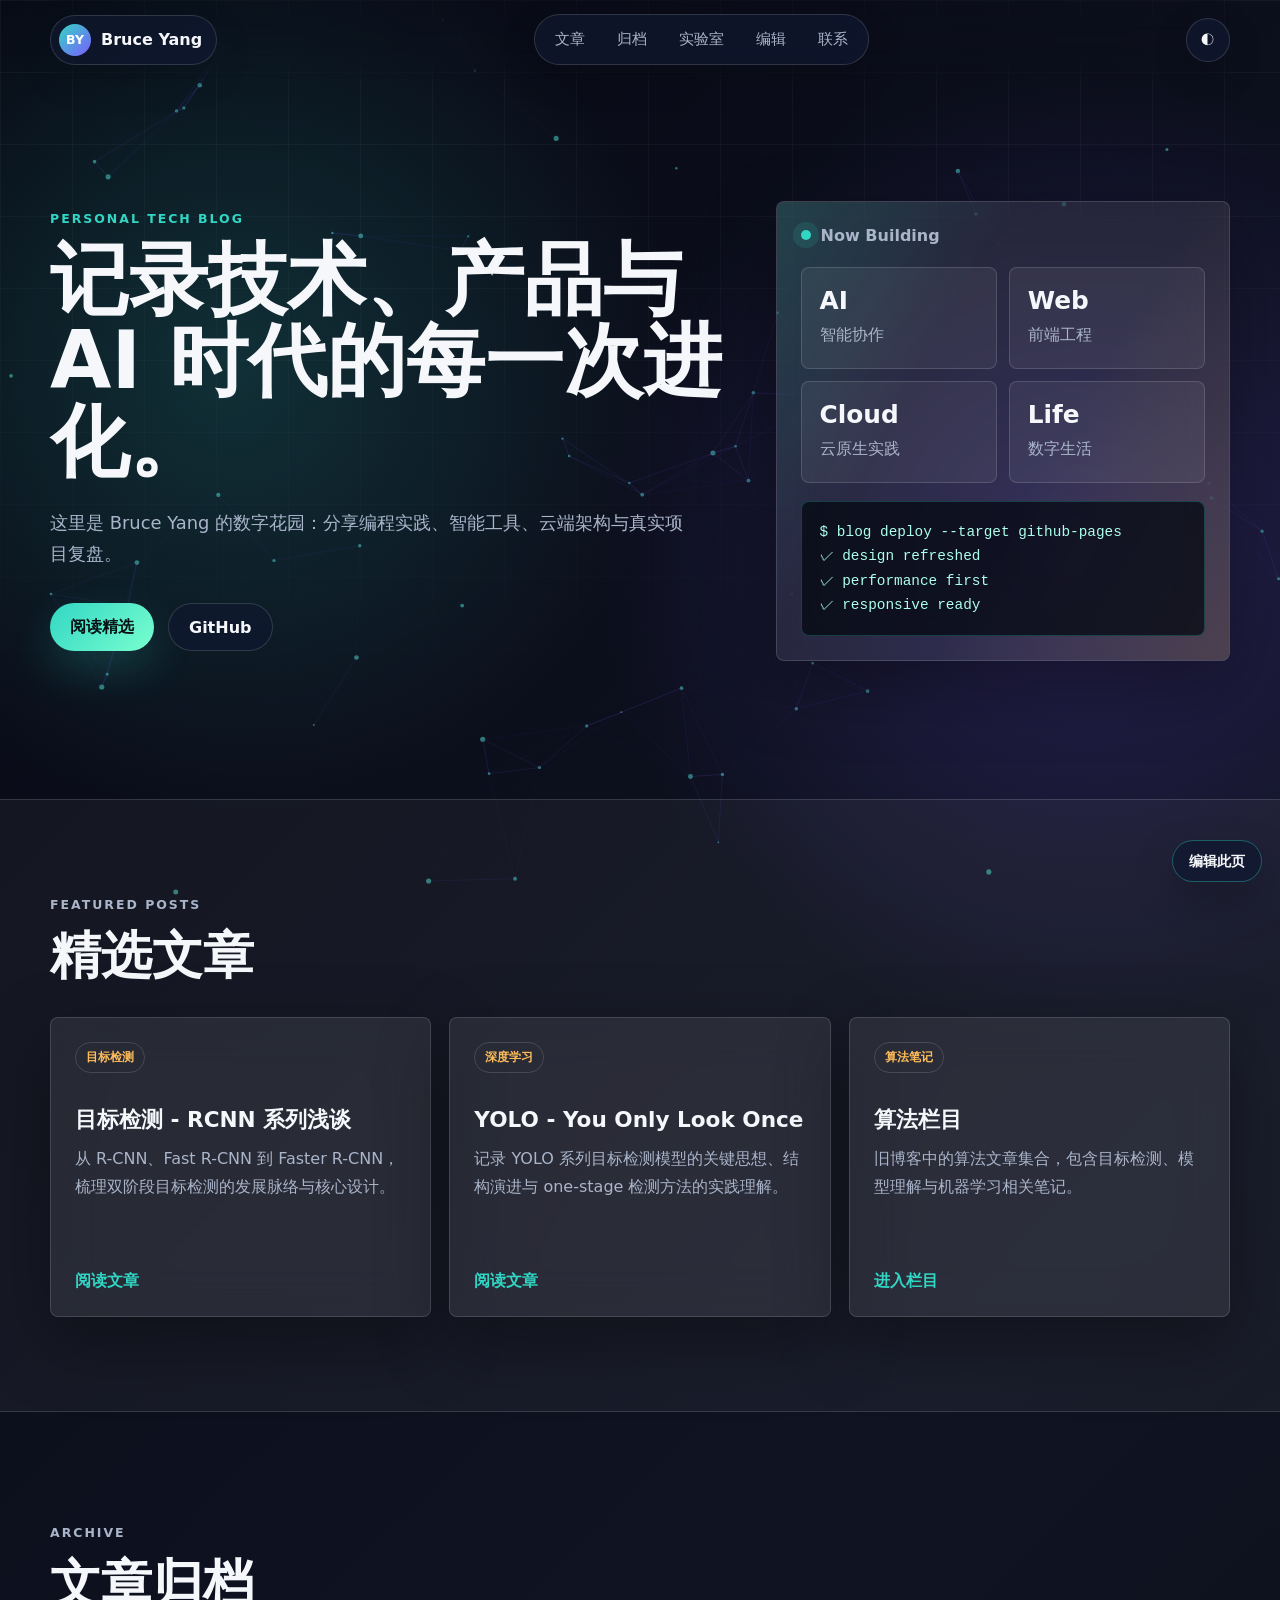
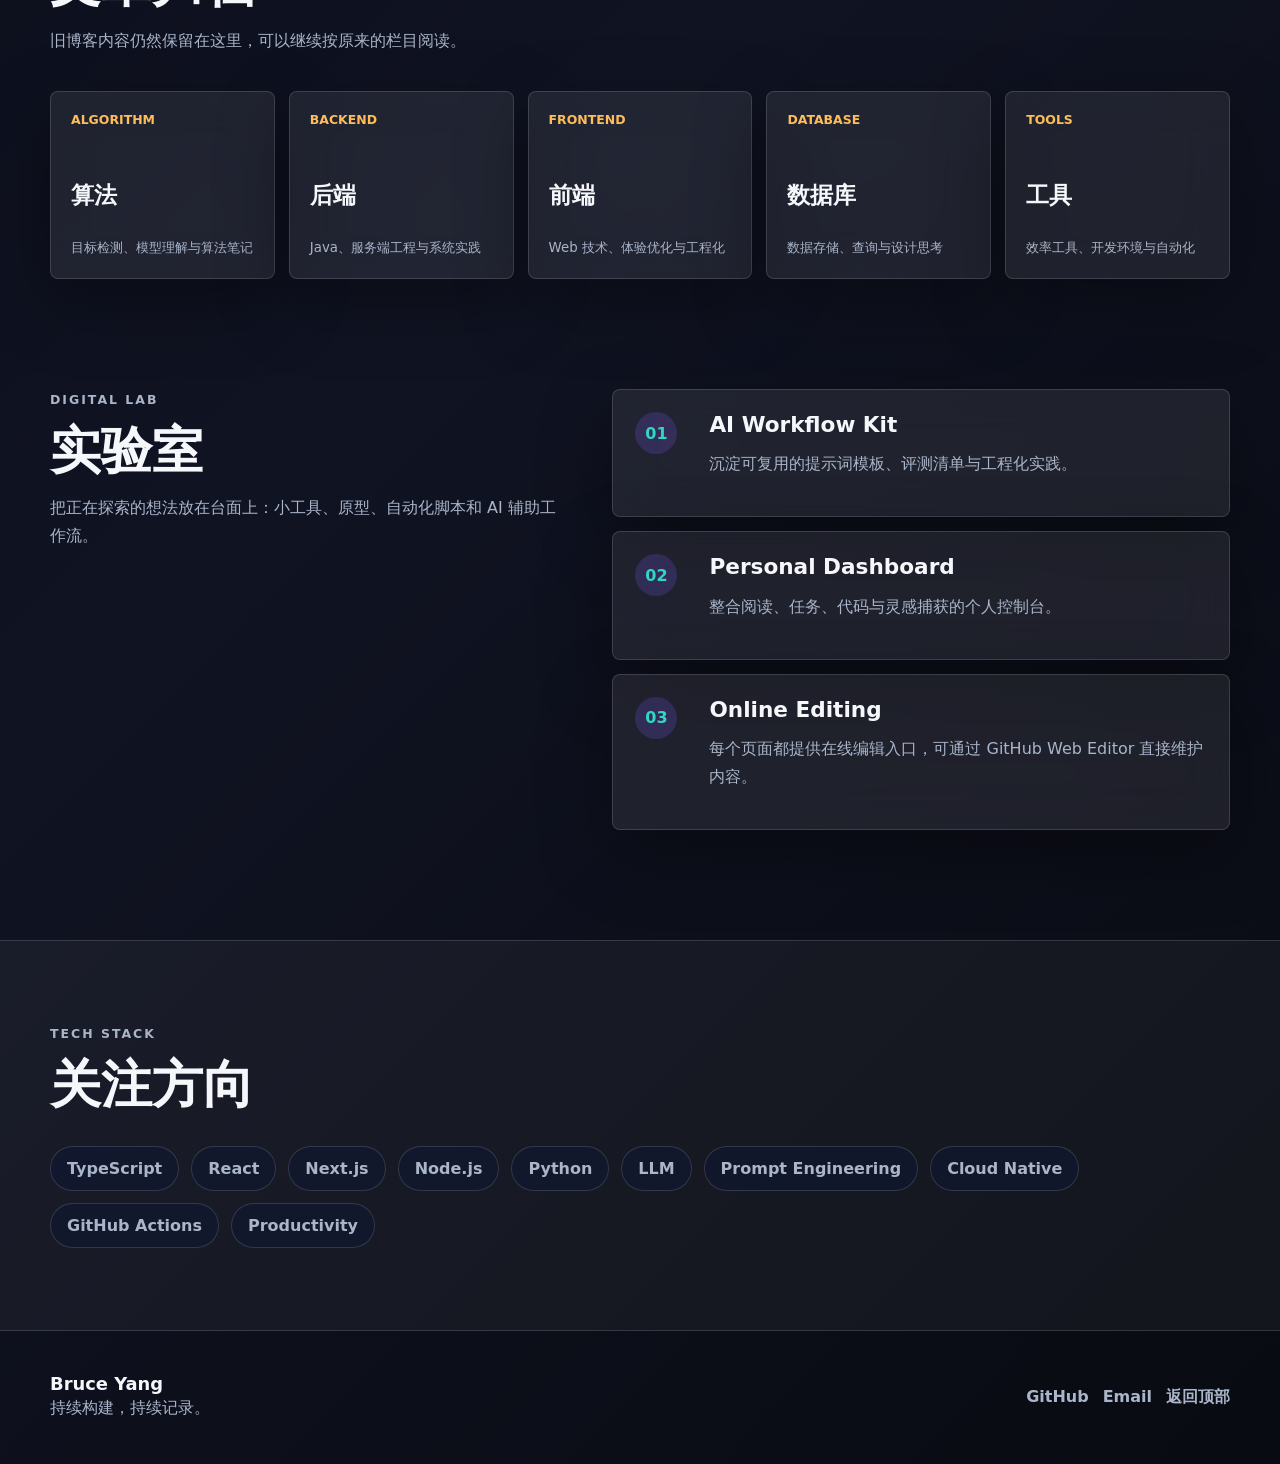
<file: index.html>
<!doctype html>
<html lang="zh-CN">
  <head>
    <meta charset="utf-8" />
    <meta name="viewport" content="width=device-width, initial-scale=1" />
    <meta
      name="description"
      content="Bruce Yang 的个人博客，记录 AI、编程、云原生与数字生活。"
    />
    <meta name="theme-color" content="#0b1020" />
    <title>Bruce Yang | Tech Blog</title>
    <link rel="stylesheet" href="styles.css" />
  </head>
  <body>
    <canvas id="neural-canvas" aria-hidden="true"></canvas>

    <header class="site-header">
      <a class="brand" href="#top" aria-label="Bruce Yang 首页">
        <span class="brand-mark">BY</span>
        <span>Bruce Yang</span>
      </a>
      <nav class="nav-links" aria-label="主导航">
        <a href="#posts">文章</a>
        <a href="#archive">归档</a>
        <a href="#lab">实验室</a>
        <a href="https://github.com/bruceyang2012/bruceyang2012.github.io/edit/master/index.html" target="_blank" rel="noreferrer">编辑</a>
        <a href="#contact">联系</a>
      </nav>
      <button class="theme-toggle" type="button" aria-label="切换主题">
        <span class="theme-icon" aria-hidden="true">◐</span>
      </button>
    </header>

    <main id="top">
      <section class="hero section-shell">
        <div class="hero-copy reveal">
          <p class="eyebrow">Personal Tech Blog</p>
          <h1>记录技术、产品与 AI 时代的每一次进化。</h1>
          <p class="hero-subtitle">
            这里是 Bruce Yang 的数字花园：分享编程实践、智能工具、云端架构与真实项目复盘。
          </p>
          <div class="hero-actions" aria-label="主要操作">
            <a class="primary-action" href="#posts">阅读精选</a>
            <a class="secondary-action" href="https://github.com/bruceyang2012" target="_blank" rel="noreferrer">
              GitHub
            </a>
          </div>
        </div>

        <aside class="signal-panel reveal" aria-label="博客概览">
          <div class="signal-header">
            <span class="live-dot"></span>
            <span>Now Building</span>
          </div>
          <div class="metric-grid">
            <div>
              <strong>AI</strong>
              <span>智能协作</span>
            </div>
            <div>
              <strong>Web</strong>
              <span>前端工程</span>
            </div>
            <div>
              <strong>Cloud</strong>
              <span>云原生实践</span>
            </div>
            <div>
              <strong>Life</strong>
              <span>数字生活</span>
            </div>
          </div>
          <pre class="terminal-card" aria-label="终端风格展示"><code>$ blog deploy --target github-pages
✓ design refreshed
✓ performance first
✓ responsive ready</code></pre>
        </aside>
      </section>

      <section id="posts" class="content-band">
        <div class="section-shell">
          <div class="section-heading reveal">
            <p class="eyebrow">Featured Posts</p>
            <h2>精选文章</h2>
          </div>
          <div class="post-grid">
            <article class="post-card reveal">
              <span class="post-tag">目标检测</span>
              <h3>目标检测 - RCNN 系列浅谈</h3>
              <p>从 R-CNN、Fast R-CNN 到 Faster R-CNN，梳理双阶段目标检测的发展脉络与核心设计。</p>
              <a href="/Algorithm/chapter01-two-stage-detection.html" aria-label="阅读文章：目标检测 - RCNN 系列浅谈">阅读文章</a>
            </article>
            <article class="post-card reveal">
              <span class="post-tag">深度学习</span>
              <h3>YOLO - You Only Look Once</h3>
              <p>记录 YOLO 系列目标检测模型的关键思想、结构演进与 one-stage 检测方法的实践理解。</p>
              <a href="/Algorithm/chapter02-yolov1-v5.html" aria-label="阅读文章：YOLO - You Only Look Once">阅读文章</a>
            </article>
            <article class="post-card reveal">
              <span class="post-tag">算法笔记</span>
              <h3>算法栏目</h3>
              <p>旧博客中的算法文章集合，包含目标检测、模型理解与机器学习相关笔记。</p>
              <a href="/Algorithm/" aria-label="进入算法栏目">进入栏目</a>
            </article>
          </div>
        </div>
      </section>

      <section id="archive" class="section-shell archive-section">
        <div class="section-heading reveal">
          <p class="eyebrow">Archive</p>
          <h2>文章归档</h2>
          <p>旧博客内容仍然保留在这里，可以继续按原来的栏目阅读。</p>
        </div>
        <div class="archive-grid">
          <a class="archive-card reveal" href="/Algorithm/">
            <span>Algorithm</span>
            <strong>算法</strong>
            <small>目标检测、模型理解与算法笔记</small>
          </a>
          <a class="archive-card reveal" href="/Java/">
            <span>Backend</span>
            <strong>后端</strong>
            <small>Java、服务端工程与系统实践</small>
          </a>
          <a class="archive-card reveal" href="/Frontend/">
            <span>Frontend</span>
            <strong>前端</strong>
            <small>Web 技术、体验优化与工程化</small>
          </a>
          <a class="archive-card reveal" href="/Database/">
            <span>Database</span>
            <strong>数据库</strong>
            <small>数据存储、查询与设计思考</small>
          </a>
          <a class="archive-card reveal" href="/Tools/">
            <span>Tools</span>
            <strong>工具</strong>
            <small>效率工具、开发环境与自动化</small>
          </a>
        </div>
      </section>

      <section id="lab" class="section-shell split-section">
        <div class="section-heading reveal">
          <p class="eyebrow">Digital Lab</p>
          <h2>实验室</h2>
          <p>
            把正在探索的想法放在台面上：小工具、原型、自动化脚本和 AI 辅助工作流。
          </p>
        </div>
        <div class="lab-list">
          <article class="lab-item reveal">
            <span>01</span>
            <div>
              <h3>AI Workflow Kit</h3>
              <p>沉淀可复用的提示词模板、评测清单与工程化实践。</p>
            </div>
          </article>
          <article class="lab-item reveal">
            <span>02</span>
            <div>
              <h3>Personal Dashboard</h3>
              <p>整合阅读、任务、代码与灵感捕获的个人控制台。</p>
            </div>
          </article>
          <article class="lab-item reveal">
            <span>03</span>
            <div>
              <h3>Online Editing</h3>
              <p>每个页面都提供在线编辑入口，可通过 GitHub Web Editor 直接维护内容。</p>
            </div>
          </article>
        </div>
      </section>

      <section id="stack" class="content-band compact-band">
        <div class="section-shell">
          <div class="section-heading reveal">
            <p class="eyebrow">Tech Stack</p>
            <h2>关注方向</h2>
          </div>
          <div class="stack-cloud reveal" aria-label="技术关键词">
            <span>TypeScript</span>
            <span>React</span>
            <span>Next.js</span>
            <span>Node.js</span>
            <span>Python</span>
            <span>LLM</span>
            <span>Prompt Engineering</span>
            <span>Cloud Native</span>
            <span>GitHub Actions</span>
            <span>Productivity</span>
          </div>
        </div>
      </section>
    </main>

    <footer id="contact" class="site-footer">
      <div>
        <strong>Bruce Yang</strong>
        <p>持续构建，持续记录。</p>
      </div>
      <div class="footer-links">
        <a href="https://github.com/bruceyang2012" target="_blank" rel="noreferrer">GitHub</a>
        <a href="mailto:bruceyang2012@github.io">Email</a>
        <a href="#top">返回顶部</a>
      </div>
    </footer>

    <script src="script.js"></script>
    <script src="edit.js"></script>
  </body>
</html>
</file>
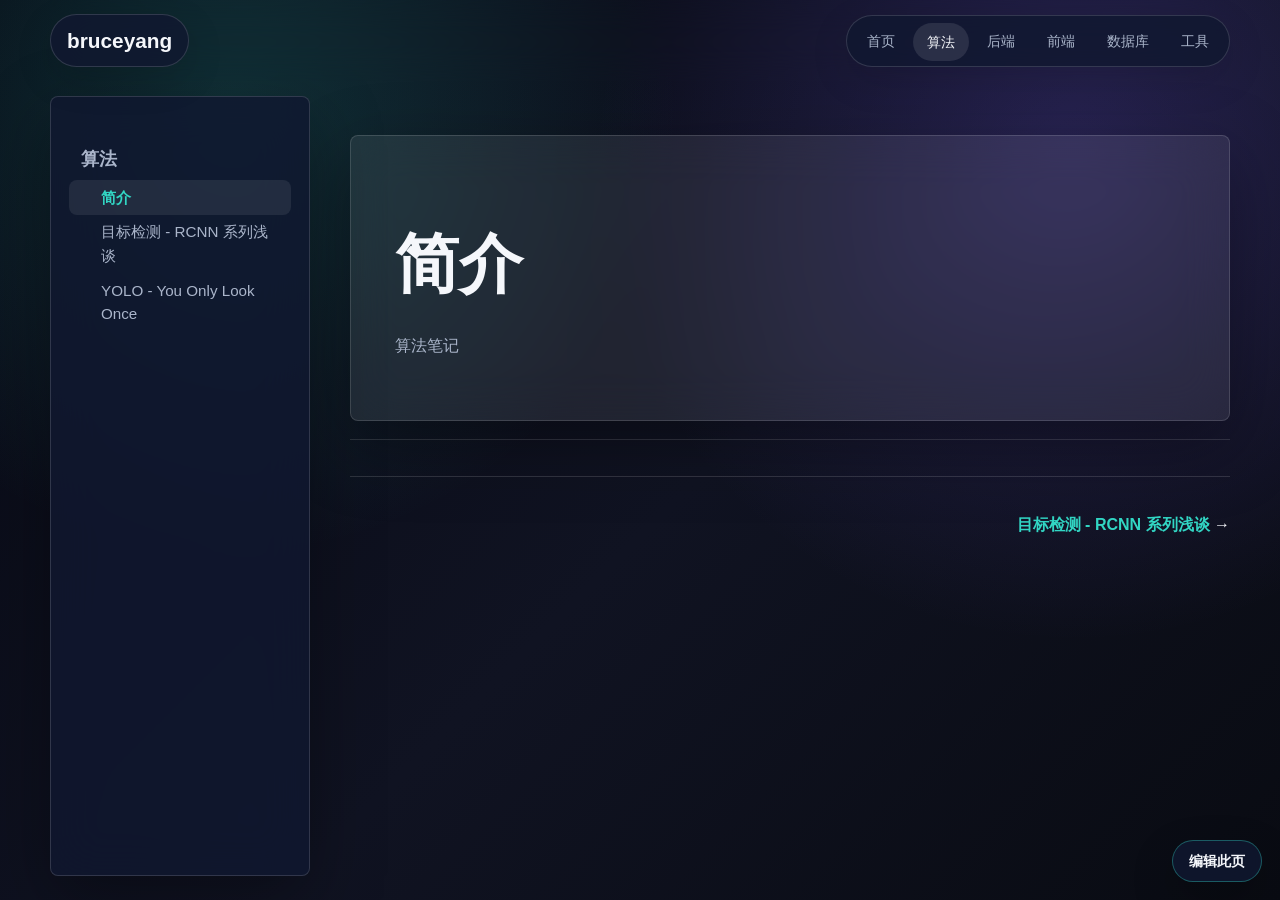
<file: Algorithm/index.html>
<!DOCTYPE html>
<html lang="en-US">
  <head>
    <meta charset="utf-8">
    <meta name="viewport" content="width=device-width,initial-scale=1">
    <title>简介 | bruceyang</title>
    <meta name="generator" content="VuePress 1.7.1">
    <link rel="shortcut icon" href="https://avatars1.githubusercontent.com/u/33708068?s=400&amp;u=45d2437867b7706283aa9f1b7300b822e9c85f1b&amp;v=4">
    <link rel="apple-touch-icon" href="https://avatars1.githubusercontent.com/u/33708068?s=400&amp;u=45d2437867b7706283aa9f1b7300b822e9c85f1b&amp;v=4">
    <meta name="description" content="技术博客">
    <meta name="theme-color" content="#3eaf7c">
    <meta name="apple-mobile-web-app-capable" content="yes">
    <meta name="apple-mobile-web-app-status-bar-style" content="black">
    
    <link rel="preload" href="/assets/css/0.styles.e09f4a35.css" as="style"><link rel="preload" href="/assets/js/app.32056bf2.js" as="script"><link rel="preload" href="/assets/js/2.3d662a95.js" as="script"><link rel="preload" href="/assets/js/7.901f9289.js" as="script"><link rel="prefetch" href="/assets/js/10.f83da8c2.js"><link rel="prefetch" href="/assets/js/11.7a5d54ba.js"><link rel="prefetch" href="/assets/js/12.2880fe57.js"><link rel="prefetch" href="/assets/js/13.6a5f99b9.js"><link rel="prefetch" href="/assets/js/14.a80bca2f.js"><link rel="prefetch" href="/assets/js/3.1c9e49f8.js"><link rel="prefetch" href="/assets/js/4.25270e6b.js"><link rel="prefetch" href="/assets/js/5.0064911a.js"><link rel="prefetch" href="/assets/js/6.7d0ef18d.js"><link rel="prefetch" href="/assets/js/8.54d04af0.js"><link rel="prefetch" href="/assets/js/9.ba305593.js">
    <link rel="stylesheet" href="/assets/css/0.styles.e09f4a35.css">
      <link rel="stylesheet" href="/legacy.css">
  </head>
  <body>
    <div id="app" data-server-rendered="true"><div class="theme-container"><header class="navbar"><div class="sidebar-button"><svg xmlns="http://www.w3.org/2000/svg" aria-hidden="true" role="img" viewBox="0 0 448 512" class="icon"><path fill="currentColor" d="M436 124H12c-6.627 0-12-5.373-12-12V80c0-6.627 5.373-12 12-12h424c6.627 0 12 5.373 12 12v32c0 6.627-5.373 12-12 12zm0 160H12c-6.627 0-12-5.373-12-12v-32c0-6.627 5.373-12 12-12h424c6.627 0 12 5.373 12 12v32c0 6.627-5.373 12-12 12zm0 160H12c-6.627 0-12-5.373-12-12v-32c0-6.627 5.373-12 12-12h424c6.627 0 12 5.373 12 12v32c0 6.627-5.373 12-12 12z"></path></svg></div> <a href="/" class="home-link router-link-active"><!----> <span class="site-name">bruceyang</span></a> <div class="links"><div class="search-box"><input aria-label="Search" autocomplete="off" spellcheck="false" value=""> <!----></div> <nav class="nav-links can-hide"><div class="nav-item"><a href="/" class="nav-link">
  首页
</a></div><div class="nav-item"><a href="/Algorithm/" aria-current="page" class="nav-link router-link-exact-active router-link-active">
  算法
</a></div><div class="nav-item"><a href="/Java/" class="nav-link">
  后端
</a></div><div class="nav-item"><a href="/Frontend/" class="nav-link">
  前端
</a></div><div class="nav-item"><a href="/Database/" class="nav-link">
  数据库
</a></div><div class="nav-item"><a href="/Tools/" class="nav-link">
  工具
</a></div> <!----></nav></div></header> <div class="sidebar-mask"></div> <aside class="sidebar"><nav class="nav-links"><div class="nav-item"><a href="/" class="nav-link">
  首页
</a></div><div class="nav-item"><a href="/Algorithm/" aria-current="page" class="nav-link router-link-exact-active router-link-active">
  算法
</a></div><div class="nav-item"><a href="/Java/" class="nav-link">
  后端
</a></div><div class="nav-item"><a href="/Frontend/" class="nav-link">
  前端
</a></div><div class="nav-item"><a href="/Database/" class="nav-link">
  数据库
</a></div><div class="nav-item"><a href="/Tools/" class="nav-link">
  工具
</a></div> <!----></nav>  <ul class="sidebar-links"><li><section class="sidebar-group depth-0"><p class="sidebar-heading open"><span>算法</span> <!----></p> <ul class="sidebar-links sidebar-group-items"><li><a href="/Algorithm/" aria-current="page" class="active sidebar-link">简介</a></li><li><a href="/Algorithm/chapter01-two-stage-detection.html" class="sidebar-link">目标检测 - RCNN 系列浅谈</a></li><li><a href="/Algorithm/chapter02-yolov1-v5.html" class="sidebar-link">YOLO - You Only Look Once</a></li></ul></section></li></ul> </aside> <main class="page"> <div class="theme-default-content content__default"><h1 id="jian-jie"><a href="#jian-jie" class="header-anchor">#</a> 简介</h1> <p>算法笔记</p></div> <footer class="page-edit"><!----> <!----></footer> <div class="page-nav"><p class="inner"><!----> <span class="next"><a href="/Algorithm/chapter01-two-stage-detection.html">
        目标检测 - RCNN 系列浅谈
      </a>
      →
    </span></p></div> </main></div><div class="global-ui"><!----></div></div>
    <script src="/assets/js/app.32056bf2.js" defer></script><script src="/assets/js/2.3d662a95.js" defer></script><script src="/assets/js/7.901f9289.js" defer></script>
      <script src="/edit.js"></script>
  </body>
</html>
</file>
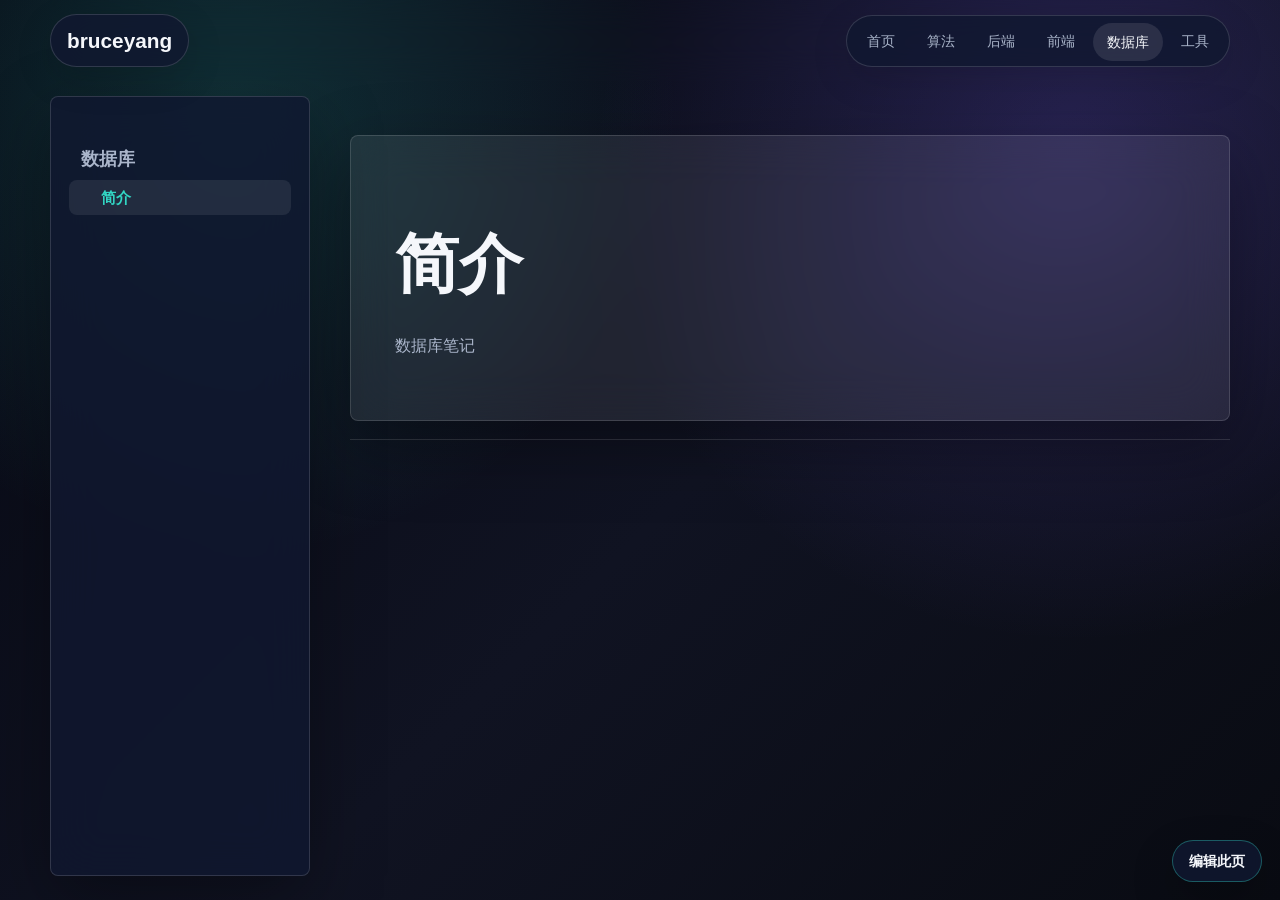
<file: Database/index.html>
<!DOCTYPE html>
<html lang="en-US">
  <head>
    <meta charset="utf-8">
    <meta name="viewport" content="width=device-width,initial-scale=1">
    <title>简介 | bruceyang</title>
    <meta name="generator" content="VuePress 1.7.1">
    <link rel="shortcut icon" href="https://avatars1.githubusercontent.com/u/33708068?s=400&amp;u=45d2437867b7706283aa9f1b7300b822e9c85f1b&amp;v=4">
    <link rel="apple-touch-icon" href="https://avatars1.githubusercontent.com/u/33708068?s=400&amp;u=45d2437867b7706283aa9f1b7300b822e9c85f1b&amp;v=4">
    <meta name="description" content="技术博客">
    <meta name="theme-color" content="#3eaf7c">
    <meta name="apple-mobile-web-app-capable" content="yes">
    <meta name="apple-mobile-web-app-status-bar-style" content="black">
    
    <link rel="preload" href="/assets/css/0.styles.e09f4a35.css" as="style"><link rel="preload" href="/assets/js/app.32056bf2.js" as="script"><link rel="preload" href="/assets/js/2.3d662a95.js" as="script"><link rel="preload" href="/assets/js/10.f83da8c2.js" as="script"><link rel="prefetch" href="/assets/js/11.7a5d54ba.js"><link rel="prefetch" href="/assets/js/12.2880fe57.js"><link rel="prefetch" href="/assets/js/13.6a5f99b9.js"><link rel="prefetch" href="/assets/js/14.a80bca2f.js"><link rel="prefetch" href="/assets/js/3.1c9e49f8.js"><link rel="prefetch" href="/assets/js/4.25270e6b.js"><link rel="prefetch" href="/assets/js/5.0064911a.js"><link rel="prefetch" href="/assets/js/6.7d0ef18d.js"><link rel="prefetch" href="/assets/js/7.901f9289.js"><link rel="prefetch" href="/assets/js/8.54d04af0.js"><link rel="prefetch" href="/assets/js/9.ba305593.js">
    <link rel="stylesheet" href="/assets/css/0.styles.e09f4a35.css">
      <link rel="stylesheet" href="/legacy.css">
  </head>
  <body>
    <div id="app" data-server-rendered="true"><div class="theme-container"><header class="navbar"><div class="sidebar-button"><svg xmlns="http://www.w3.org/2000/svg" aria-hidden="true" role="img" viewBox="0 0 448 512" class="icon"><path fill="currentColor" d="M436 124H12c-6.627 0-12-5.373-12-12V80c0-6.627 5.373-12 12-12h424c6.627 0 12 5.373 12 12v32c0 6.627-5.373 12-12 12zm0 160H12c-6.627 0-12-5.373-12-12v-32c0-6.627 5.373-12 12-12h424c6.627 0 12 5.373 12 12v32c0 6.627-5.373 12-12 12zm0 160H12c-6.627 0-12-5.373-12-12v-32c0-6.627 5.373-12 12-12h424c6.627 0 12 5.373 12 12v32c0 6.627-5.373 12-12 12z"></path></svg></div> <a href="/" class="home-link router-link-active"><!----> <span class="site-name">bruceyang</span></a> <div class="links"><div class="search-box"><input aria-label="Search" autocomplete="off" spellcheck="false" value=""> <!----></div> <nav class="nav-links can-hide"><div class="nav-item"><a href="/" class="nav-link">
  首页
</a></div><div class="nav-item"><a href="/Algorithm/" class="nav-link">
  算法
</a></div><div class="nav-item"><a href="/Java/" class="nav-link">
  后端
</a></div><div class="nav-item"><a href="/Frontend/" class="nav-link">
  前端
</a></div><div class="nav-item"><a href="/Database/" aria-current="page" class="nav-link router-link-exact-active router-link-active">
  数据库
</a></div><div class="nav-item"><a href="/Tools/" class="nav-link">
  工具
</a></div> <!----></nav></div></header> <div class="sidebar-mask"></div> <aside class="sidebar"><nav class="nav-links"><div class="nav-item"><a href="/" class="nav-link">
  首页
</a></div><div class="nav-item"><a href="/Algorithm/" class="nav-link">
  算法
</a></div><div class="nav-item"><a href="/Java/" class="nav-link">
  后端
</a></div><div class="nav-item"><a href="/Frontend/" class="nav-link">
  前端
</a></div><div class="nav-item"><a href="/Database/" aria-current="page" class="nav-link router-link-exact-active router-link-active">
  数据库
</a></div><div class="nav-item"><a href="/Tools/" class="nav-link">
  工具
</a></div> <!----></nav>  <ul class="sidebar-links"><li><section class="sidebar-group depth-0"><p class="sidebar-heading open"><span>数据库</span> <!----></p> <ul class="sidebar-links sidebar-group-items"><li><a href="/Database/" aria-current="page" class="active sidebar-link">简介</a></li></ul></section></li></ul> </aside> <main class="page"> <div class="theme-default-content content__default"><h1 id="jian-jie"><a href="#jian-jie" class="header-anchor">#</a> 简介</h1> <p>数据库笔记</p></div> <footer class="page-edit"><!----> <!----></footer> <!----> </main></div><div class="global-ui"><!----></div></div>
    <script src="/assets/js/app.32056bf2.js" defer></script><script src="/assets/js/2.3d662a95.js" defer></script><script src="/assets/js/10.f83da8c2.js" defer></script>
      <script src="/edit.js"></script>
  </body>
</html>
</file>
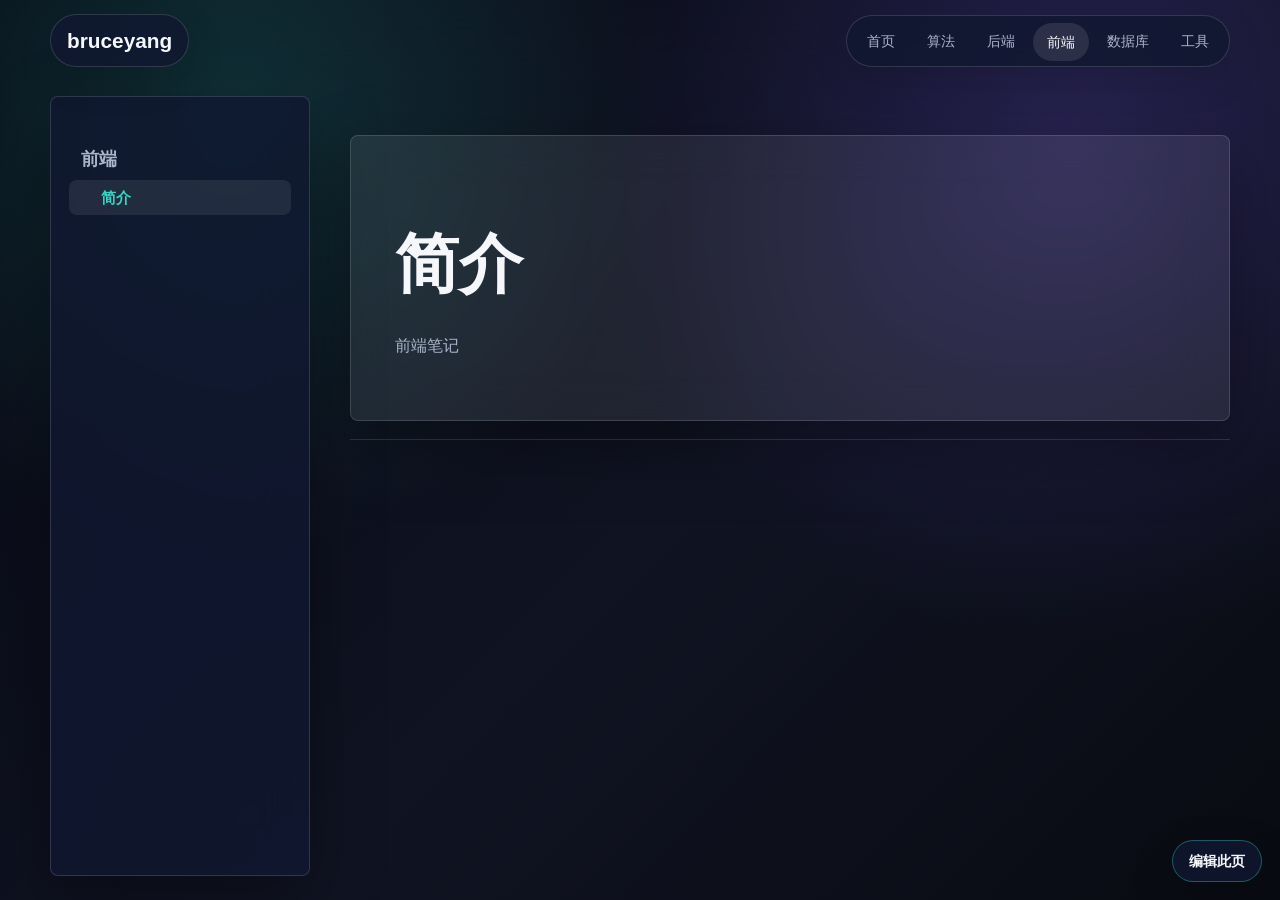
<file: Frontend/index.html>
<!DOCTYPE html>
<html lang="en-US">
  <head>
    <meta charset="utf-8">
    <meta name="viewport" content="width=device-width,initial-scale=1">
    <title>简介 | bruceyang</title>
    <meta name="generator" content="VuePress 1.7.1">
    <link rel="shortcut icon" href="https://avatars1.githubusercontent.com/u/33708068?s=400&amp;u=45d2437867b7706283aa9f1b7300b822e9c85f1b&amp;v=4">
    <link rel="apple-touch-icon" href="https://avatars1.githubusercontent.com/u/33708068?s=400&amp;u=45d2437867b7706283aa9f1b7300b822e9c85f1b&amp;v=4">
    <meta name="description" content="技术博客">
    <meta name="theme-color" content="#3eaf7c">
    <meta name="apple-mobile-web-app-capable" content="yes">
    <meta name="apple-mobile-web-app-status-bar-style" content="black">
    
    <link rel="preload" href="/assets/css/0.styles.e09f4a35.css" as="style"><link rel="preload" href="/assets/js/app.32056bf2.js" as="script"><link rel="preload" href="/assets/js/2.3d662a95.js" as="script"><link rel="preload" href="/assets/js/11.7a5d54ba.js" as="script"><link rel="prefetch" href="/assets/js/10.f83da8c2.js"><link rel="prefetch" href="/assets/js/12.2880fe57.js"><link rel="prefetch" href="/assets/js/13.6a5f99b9.js"><link rel="prefetch" href="/assets/js/14.a80bca2f.js"><link rel="prefetch" href="/assets/js/3.1c9e49f8.js"><link rel="prefetch" href="/assets/js/4.25270e6b.js"><link rel="prefetch" href="/assets/js/5.0064911a.js"><link rel="prefetch" href="/assets/js/6.7d0ef18d.js"><link rel="prefetch" href="/assets/js/7.901f9289.js"><link rel="prefetch" href="/assets/js/8.54d04af0.js"><link rel="prefetch" href="/assets/js/9.ba305593.js">
    <link rel="stylesheet" href="/assets/css/0.styles.e09f4a35.css">
      <link rel="stylesheet" href="/legacy.css">
  </head>
  <body>
    <div id="app" data-server-rendered="true"><div class="theme-container"><header class="navbar"><div class="sidebar-button"><svg xmlns="http://www.w3.org/2000/svg" aria-hidden="true" role="img" viewBox="0 0 448 512" class="icon"><path fill="currentColor" d="M436 124H12c-6.627 0-12-5.373-12-12V80c0-6.627 5.373-12 12-12h424c6.627 0 12 5.373 12 12v32c0 6.627-5.373 12-12 12zm0 160H12c-6.627 0-12-5.373-12-12v-32c0-6.627 5.373-12 12-12h424c6.627 0 12 5.373 12 12v32c0 6.627-5.373 12-12 12zm0 160H12c-6.627 0-12-5.373-12-12v-32c0-6.627 5.373-12 12-12h424c6.627 0 12 5.373 12 12v32c0 6.627-5.373 12-12 12z"></path></svg></div> <a href="/" class="home-link router-link-active"><!----> <span class="site-name">bruceyang</span></a> <div class="links"><div class="search-box"><input aria-label="Search" autocomplete="off" spellcheck="false" value=""> <!----></div> <nav class="nav-links can-hide"><div class="nav-item"><a href="/" class="nav-link">
  首页
</a></div><div class="nav-item"><a href="/Algorithm/" class="nav-link">
  算法
</a></div><div class="nav-item"><a href="/Java/" class="nav-link">
  后端
</a></div><div class="nav-item"><a href="/Frontend/" aria-current="page" class="nav-link router-link-exact-active router-link-active">
  前端
</a></div><div class="nav-item"><a href="/Database/" class="nav-link">
  数据库
</a></div><div class="nav-item"><a href="/Tools/" class="nav-link">
  工具
</a></div> <!----></nav></div></header> <div class="sidebar-mask"></div> <aside class="sidebar"><nav class="nav-links"><div class="nav-item"><a href="/" class="nav-link">
  首页
</a></div><div class="nav-item"><a href="/Algorithm/" class="nav-link">
  算法
</a></div><div class="nav-item"><a href="/Java/" class="nav-link">
  后端
</a></div><div class="nav-item"><a href="/Frontend/" aria-current="page" class="nav-link router-link-exact-active router-link-active">
  前端
</a></div><div class="nav-item"><a href="/Database/" class="nav-link">
  数据库
</a></div><div class="nav-item"><a href="/Tools/" class="nav-link">
  工具
</a></div> <!----></nav>  <ul class="sidebar-links"><li><section class="sidebar-group depth-0"><p class="sidebar-heading open"><span>前端</span> <!----></p> <ul class="sidebar-links sidebar-group-items"><li><a href="/Frontend/" aria-current="page" class="active sidebar-link">简介</a></li></ul></section></li></ul> </aside> <main class="page"> <div class="theme-default-content content__default"><h1 id="jian-jie"><a href="#jian-jie" class="header-anchor">#</a> 简介</h1> <p>前端笔记</p></div> <footer class="page-edit"><!----> <!----></footer> <!----> </main></div><div class="global-ui"><!----></div></div>
    <script src="/assets/js/app.32056bf2.js" defer></script><script src="/assets/js/2.3d662a95.js" defer></script><script src="/assets/js/11.7a5d54ba.js" defer></script>
      <script src="/edit.js"></script>
  </body>
</html>
</file>
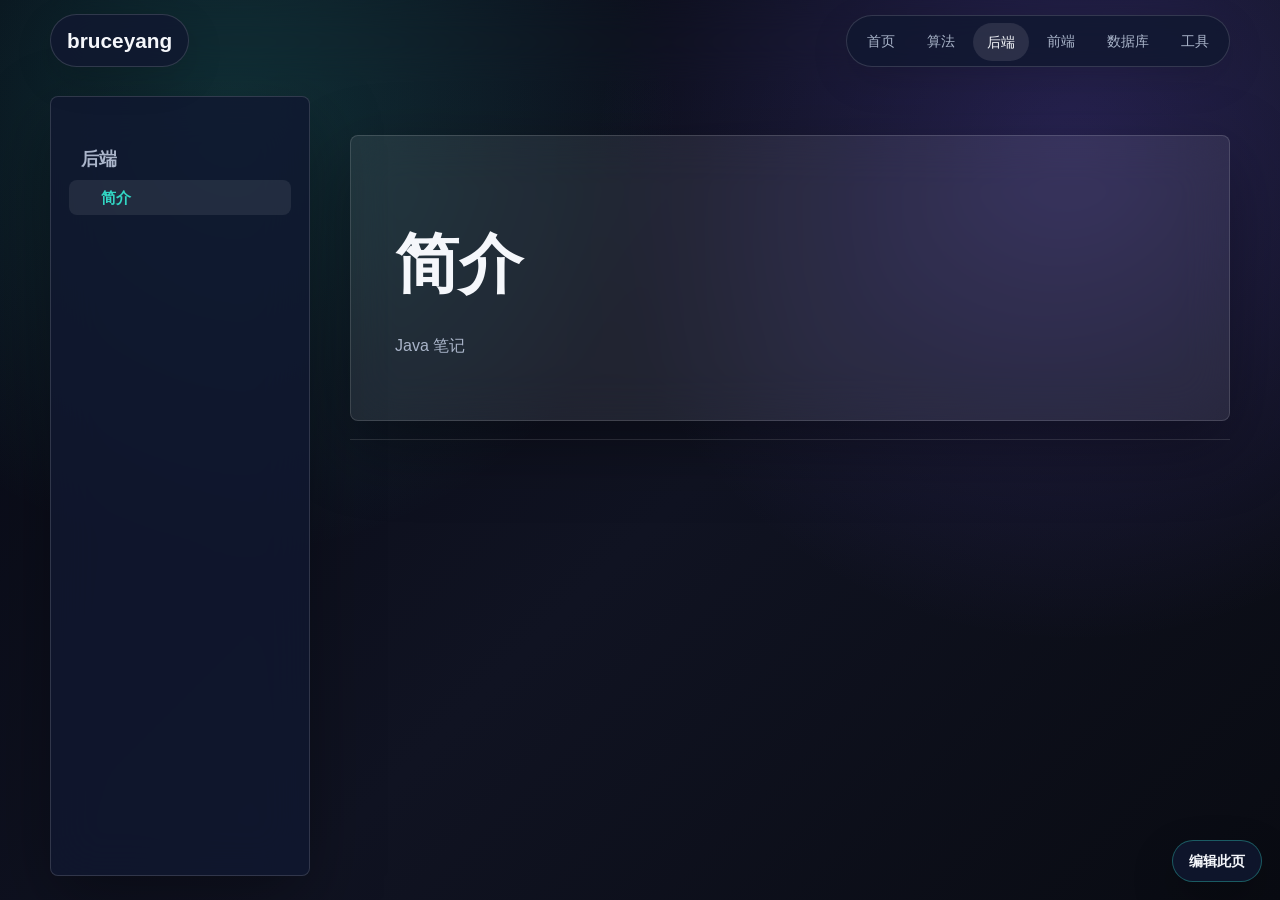
<file: Java/index.html>
<!DOCTYPE html>
<html lang="en-US">
  <head>
    <meta charset="utf-8">
    <meta name="viewport" content="width=device-width,initial-scale=1">
    <title>简介 | bruceyang</title>
    <meta name="generator" content="VuePress 1.7.1">
    <link rel="shortcut icon" href="https://avatars1.githubusercontent.com/u/33708068?s=400&amp;u=45d2437867b7706283aa9f1b7300b822e9c85f1b&amp;v=4">
    <link rel="apple-touch-icon" href="https://avatars1.githubusercontent.com/u/33708068?s=400&amp;u=45d2437867b7706283aa9f1b7300b822e9c85f1b&amp;v=4">
    <meta name="description" content="技术博客">
    <meta name="theme-color" content="#3eaf7c">
    <meta name="apple-mobile-web-app-capable" content="yes">
    <meta name="apple-mobile-web-app-status-bar-style" content="black">
    
    <link rel="preload" href="/assets/css/0.styles.e09f4a35.css" as="style"><link rel="preload" href="/assets/js/app.32056bf2.js" as="script"><link rel="preload" href="/assets/js/2.3d662a95.js" as="script"><link rel="preload" href="/assets/js/12.2880fe57.js" as="script"><link rel="prefetch" href="/assets/js/10.f83da8c2.js"><link rel="prefetch" href="/assets/js/11.7a5d54ba.js"><link rel="prefetch" href="/assets/js/13.6a5f99b9.js"><link rel="prefetch" href="/assets/js/14.a80bca2f.js"><link rel="prefetch" href="/assets/js/3.1c9e49f8.js"><link rel="prefetch" href="/assets/js/4.25270e6b.js"><link rel="prefetch" href="/assets/js/5.0064911a.js"><link rel="prefetch" href="/assets/js/6.7d0ef18d.js"><link rel="prefetch" href="/assets/js/7.901f9289.js"><link rel="prefetch" href="/assets/js/8.54d04af0.js"><link rel="prefetch" href="/assets/js/9.ba305593.js">
    <link rel="stylesheet" href="/assets/css/0.styles.e09f4a35.css">
      <link rel="stylesheet" href="/legacy.css">
  </head>
  <body>
    <div id="app" data-server-rendered="true"><div class="theme-container"><header class="navbar"><div class="sidebar-button"><svg xmlns="http://www.w3.org/2000/svg" aria-hidden="true" role="img" viewBox="0 0 448 512" class="icon"><path fill="currentColor" d="M436 124H12c-6.627 0-12-5.373-12-12V80c0-6.627 5.373-12 12-12h424c6.627 0 12 5.373 12 12v32c0 6.627-5.373 12-12 12zm0 160H12c-6.627 0-12-5.373-12-12v-32c0-6.627 5.373-12 12-12h424c6.627 0 12 5.373 12 12v32c0 6.627-5.373 12-12 12zm0 160H12c-6.627 0-12-5.373-12-12v-32c0-6.627 5.373-12 12-12h424c6.627 0 12 5.373 12 12v32c0 6.627-5.373 12-12 12z"></path></svg></div> <a href="/" class="home-link router-link-active"><!----> <span class="site-name">bruceyang</span></a> <div class="links"><div class="search-box"><input aria-label="Search" autocomplete="off" spellcheck="false" value=""> <!----></div> <nav class="nav-links can-hide"><div class="nav-item"><a href="/" class="nav-link">
  首页
</a></div><div class="nav-item"><a href="/Algorithm/" class="nav-link">
  算法
</a></div><div class="nav-item"><a href="/Java/" aria-current="page" class="nav-link router-link-exact-active router-link-active">
  后端
</a></div><div class="nav-item"><a href="/Frontend/" class="nav-link">
  前端
</a></div><div class="nav-item"><a href="/Database/" class="nav-link">
  数据库
</a></div><div class="nav-item"><a href="/Tools/" class="nav-link">
  工具
</a></div> <!----></nav></div></header> <div class="sidebar-mask"></div> <aside class="sidebar"><nav class="nav-links"><div class="nav-item"><a href="/" class="nav-link">
  首页
</a></div><div class="nav-item"><a href="/Algorithm/" class="nav-link">
  算法
</a></div><div class="nav-item"><a href="/Java/" aria-current="page" class="nav-link router-link-exact-active router-link-active">
  后端
</a></div><div class="nav-item"><a href="/Frontend/" class="nav-link">
  前端
</a></div><div class="nav-item"><a href="/Database/" class="nav-link">
  数据库
</a></div><div class="nav-item"><a href="/Tools/" class="nav-link">
  工具
</a></div> <!----></nav>  <ul class="sidebar-links"><li><section class="sidebar-group depth-0"><p class="sidebar-heading open"><span>后端</span> <!----></p> <ul class="sidebar-links sidebar-group-items"><li><a href="/Java/" aria-current="page" class="active sidebar-link">简介</a></li></ul></section></li></ul> </aside> <main class="page"> <div class="theme-default-content content__default"><h1 id="jian-jie"><a href="#jian-jie" class="header-anchor">#</a> 简介</h1> <p>Java 笔记</p></div> <footer class="page-edit"><!----> <!----></footer> <!----> </main></div><div class="global-ui"><!----></div></div>
    <script src="/assets/js/app.32056bf2.js" defer></script><script src="/assets/js/2.3d662a95.js" defer></script><script src="/assets/js/12.2880fe57.js" defer></script>
      <script src="/edit.js"></script>
  </body>
</html>
</file>
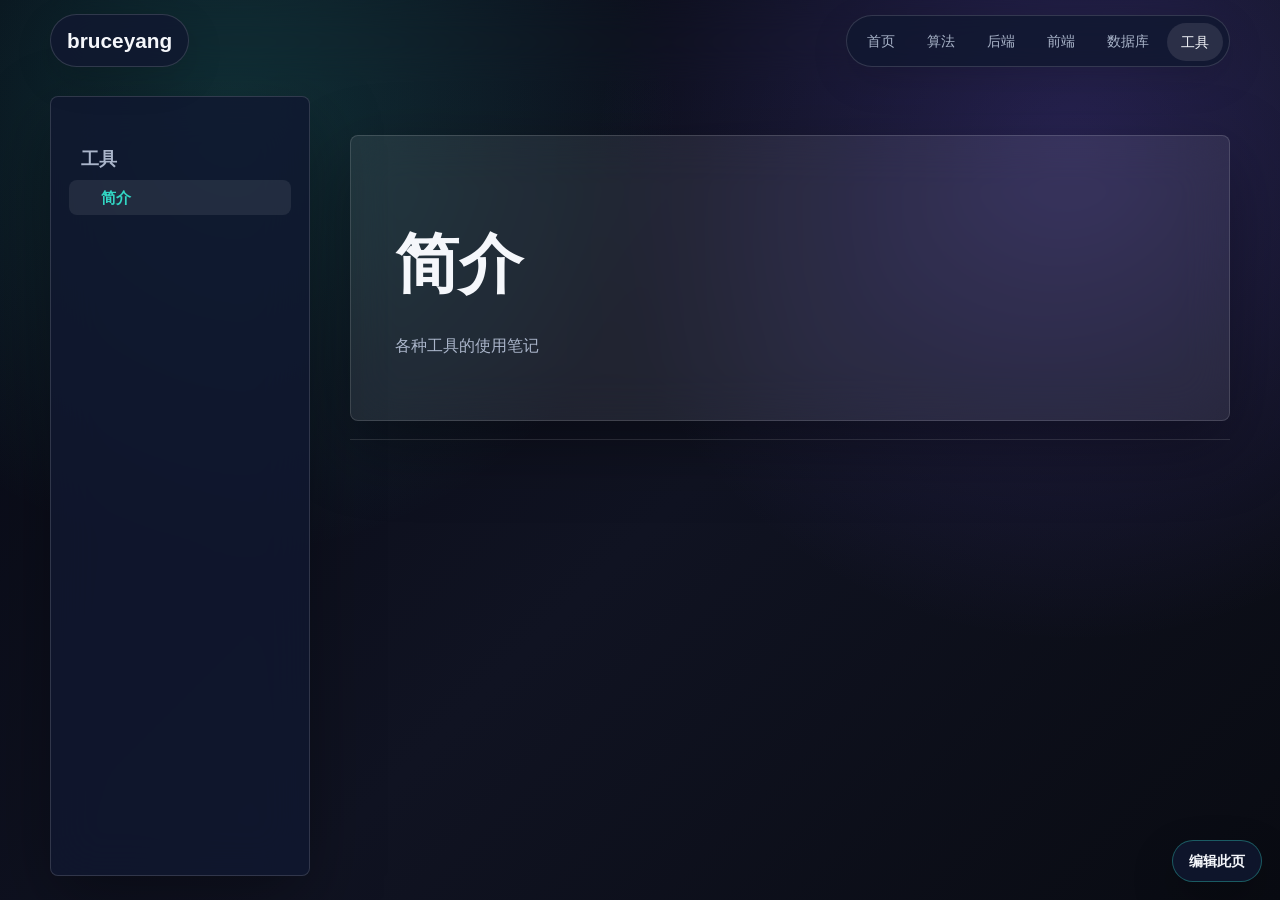
<file: Tools/index.html>
<!DOCTYPE html>
<html lang="en-US">
  <head>
    <meta charset="utf-8">
    <meta name="viewport" content="width=device-width,initial-scale=1">
    <title>简介 | bruceyang</title>
    <meta name="generator" content="VuePress 1.7.1">
    <link rel="shortcut icon" href="https://avatars1.githubusercontent.com/u/33708068?s=400&amp;u=45d2437867b7706283aa9f1b7300b822e9c85f1b&amp;v=4">
    <link rel="apple-touch-icon" href="https://avatars1.githubusercontent.com/u/33708068?s=400&amp;u=45d2437867b7706283aa9f1b7300b822e9c85f1b&amp;v=4">
    <meta name="description" content="技术博客">
    <meta name="theme-color" content="#3eaf7c">
    <meta name="apple-mobile-web-app-capable" content="yes">
    <meta name="apple-mobile-web-app-status-bar-style" content="black">
    
    <link rel="preload" href="/assets/css/0.styles.e09f4a35.css" as="style"><link rel="preload" href="/assets/js/app.32056bf2.js" as="script"><link rel="preload" href="/assets/js/2.3d662a95.js" as="script"><link rel="preload" href="/assets/js/14.a80bca2f.js" as="script"><link rel="prefetch" href="/assets/js/10.f83da8c2.js"><link rel="prefetch" href="/assets/js/11.7a5d54ba.js"><link rel="prefetch" href="/assets/js/12.2880fe57.js"><link rel="prefetch" href="/assets/js/13.6a5f99b9.js"><link rel="prefetch" href="/assets/js/3.1c9e49f8.js"><link rel="prefetch" href="/assets/js/4.25270e6b.js"><link rel="prefetch" href="/assets/js/5.0064911a.js"><link rel="prefetch" href="/assets/js/6.7d0ef18d.js"><link rel="prefetch" href="/assets/js/7.901f9289.js"><link rel="prefetch" href="/assets/js/8.54d04af0.js"><link rel="prefetch" href="/assets/js/9.ba305593.js">
    <link rel="stylesheet" href="/assets/css/0.styles.e09f4a35.css">
      <link rel="stylesheet" href="/legacy.css">
  </head>
  <body>
    <div id="app" data-server-rendered="true"><div class="theme-container"><header class="navbar"><div class="sidebar-button"><svg xmlns="http://www.w3.org/2000/svg" aria-hidden="true" role="img" viewBox="0 0 448 512" class="icon"><path fill="currentColor" d="M436 124H12c-6.627 0-12-5.373-12-12V80c0-6.627 5.373-12 12-12h424c6.627 0 12 5.373 12 12v32c0 6.627-5.373 12-12 12zm0 160H12c-6.627 0-12-5.373-12-12v-32c0-6.627 5.373-12 12-12h424c6.627 0 12 5.373 12 12v32c0 6.627-5.373 12-12 12zm0 160H12c-6.627 0-12-5.373-12-12v-32c0-6.627 5.373-12 12-12h424c6.627 0 12 5.373 12 12v32c0 6.627-5.373 12-12 12z"></path></svg></div> <a href="/" class="home-link router-link-active"><!----> <span class="site-name">bruceyang</span></a> <div class="links"><div class="search-box"><input aria-label="Search" autocomplete="off" spellcheck="false" value=""> <!----></div> <nav class="nav-links can-hide"><div class="nav-item"><a href="/" class="nav-link">
  首页
</a></div><div class="nav-item"><a href="/Algorithm/" class="nav-link">
  算法
</a></div><div class="nav-item"><a href="/Java/" class="nav-link">
  后端
</a></div><div class="nav-item"><a href="/Frontend/" class="nav-link">
  前端
</a></div><div class="nav-item"><a href="/Database/" class="nav-link">
  数据库
</a></div><div class="nav-item"><a href="/Tools/" aria-current="page" class="nav-link router-link-exact-active router-link-active">
  工具
</a></div> <!----></nav></div></header> <div class="sidebar-mask"></div> <aside class="sidebar"><nav class="nav-links"><div class="nav-item"><a href="/" class="nav-link">
  首页
</a></div><div class="nav-item"><a href="/Algorithm/" class="nav-link">
  算法
</a></div><div class="nav-item"><a href="/Java/" class="nav-link">
  后端
</a></div><div class="nav-item"><a href="/Frontend/" class="nav-link">
  前端
</a></div><div class="nav-item"><a href="/Database/" class="nav-link">
  数据库
</a></div><div class="nav-item"><a href="/Tools/" aria-current="page" class="nav-link router-link-exact-active router-link-active">
  工具
</a></div> <!----></nav>  <ul class="sidebar-links"><li><section class="sidebar-group depth-0"><p class="sidebar-heading open"><span>工具</span> <!----></p> <ul class="sidebar-links sidebar-group-items"><li><a href="/Tools/" aria-current="page" class="active sidebar-link">简介</a></li></ul></section></li></ul> </aside> <main class="page"> <div class="theme-default-content content__default"><h1 id="jian-jie"><a href="#jian-jie" class="header-anchor">#</a> 简介</h1> <p>各种工具的使用笔记</p></div> <footer class="page-edit"><!----> <!----></footer> <!----> </main></div><div class="global-ui"><!----></div></div>
    <script src="/assets/js/app.32056bf2.js" defer></script><script src="/assets/js/2.3d662a95.js" defer></script><script src="/assets/js/14.a80bca2f.js" defer></script>
      <script src="/edit.js"></script>
  </body>
</html>
</file>
<file: styles.css>
:root {
  color-scheme: dark;
  --bg: #070914;
  --bg-elevated: rgba(16, 24, 48, 0.72);
  --text: #f5f7fb;
  --muted: #aab5ca;
  --line: rgba(255, 255, 255, 0.14);
  --accent: #32d6c4;
  --accent-2: #7c5cff;
  --accent-3: #ffbd59;
  --card: rgba(255, 255, 255, 0.08);
  --shadow: 0 24px 70px rgba(0, 0, 0, 0.34);
  --radius: 8px;
  font-family: ui-sans-serif, system-ui, -apple-system, BlinkMacSystemFont, "Segoe UI", sans-serif;
}

:root[data-theme="light"] {
  color-scheme: light;
  --bg: #f6f8fc;
  --bg-elevated: rgba(255, 255, 255, 0.78);
  --text: #101525;
  --muted: #536078;
  --line: rgba(20, 30, 54, 0.14);
  --card: rgba(255, 255, 255, 0.88);
  --shadow: 0 24px 60px rgba(38, 51, 77, 0.14);
}

* {
  box-sizing: border-box;
}

html {
  scroll-behavior: smooth;
}

body {
  min-width: 320px;
  margin: 0;
  background:
    radial-gradient(circle at 18% 12%, rgba(50, 214, 196, 0.18), transparent 28rem),
    radial-gradient(circle at 84% 18%, rgba(124, 92, 255, 0.22), transparent 30rem),
    linear-gradient(135deg, var(--bg), #101322 54%, #090b12);
  color: var(--text);
  overflow-x: hidden;
}

body::before {
  position: fixed;
  inset: 0;
  z-index: -2;
  content: "";
  background-image:
    linear-gradient(rgba(255, 255, 255, 0.045) 1px, transparent 1px),
    linear-gradient(90deg, rgba(255, 255, 255, 0.045) 1px, transparent 1px);
  background-size: 72px 72px;
  mask-image: linear-gradient(to bottom, black, transparent 86%);
}

a {
  color: inherit;
  text-decoration: none;
}

#neural-canvas {
  position: fixed;
  inset: 0;
  z-index: -1;
  width: 100%;
  height: 100%;
  opacity: 0.68;
}

.site-header {
  position: sticky;
  top: 0;
  z-index: 20;
  display: flex;
  align-items: center;
  justify-content: space-between;
  gap: 24px;
  width: min(1180px, calc(100% - 32px));
  min-height: 72px;
  margin: 0 auto;
  padding: 14px 0;
  backdrop-filter: blur(18px);
}

.brand,
.nav-links,
.theme-toggle {
  border: 1px solid var(--line);
  background: var(--bg-elevated);
  box-shadow: 0 12px 40px rgba(0, 0, 0, 0.12);
}

.brand {
  display: inline-flex;
  align-items: center;
  gap: 10px;
  min-height: 44px;
  padding: 8px 14px 8px 8px;
  border-radius: 999px;
  font-weight: 800;
}

.brand-mark {
  display: grid;
  width: 32px;
  height: 32px;
  place-items: center;
  border-radius: 50%;
  background: linear-gradient(135deg, var(--accent), var(--accent-2));
  color: #fff;
  font-size: 0.78rem;
}

.nav-links {
  display: flex;
  align-items: center;
  gap: 4px;
  min-height: 44px;
  padding: 6px;
  border-radius: 999px;
}

.nav-links a {
  padding: 9px 14px;
  border-radius: 999px;
  color: var(--muted);
  font-size: 0.94rem;
  transition: 180ms ease;
}

.nav-links a:hover {
  background: rgba(255, 255, 255, 0.1);
  color: var(--text);
}

.theme-toggle {
  display: grid;
  width: 44px;
  height: 44px;
  place-items: center;
  border-radius: 50%;
  color: var(--text);
  cursor: pointer;
}

.section-shell {
  width: min(1180px, calc(100% - 32px));
  margin: 0 auto;
}

.hero {
  display: grid;
  grid-template-columns: minmax(0, 1.08fr) minmax(320px, 0.72fr);
  gap: 44px;
  align-items: center;
  min-height: min(720px, calc(100svh - 72px));
  padding: 48px 0 64px;
}

.eyebrow {
  margin: 0 0 14px;
  color: var(--accent);
  font-size: 0.78rem;
  font-weight: 800;
  letter-spacing: 0.16em;
  text-transform: uppercase;
}

h1,
h2,
h3,
p {
  margin-top: 0;
}

h1 {
  max-width: 760px;
  margin-bottom: 24px;
  font-size: clamp(3.2rem, 6.2vw, 5.7rem);
  line-height: 1.02;
  letter-spacing: 0;
}

h2 {
  margin-bottom: 18px;
  font-size: clamp(2rem, 4vw, 4.6rem);
  line-height: 1;
  letter-spacing: 0;
}

h3 {
  margin-bottom: 12px;
  font-size: 1.35rem;
  line-height: 1.22;
}

.hero-subtitle,
.section-heading p,
.post-card p,
.lab-item p,
.site-footer p {
  color: var(--muted);
  line-height: 1.75;
}

.hero-subtitle {
  max-width: 640px;
  margin-bottom: 34px;
  font-size: 1.12rem;
}

.hero-actions {
  display: flex;
  flex-wrap: wrap;
  gap: 14px;
}

.primary-action,
.secondary-action {
  display: inline-flex;
  align-items: center;
  justify-content: center;
  min-height: 48px;
  padding: 0 20px;
  border-radius: 999px;
  font-weight: 800;
}

.primary-action {
  background: linear-gradient(135deg, var(--accent), #79ffcf);
  color: #071014;
  box-shadow: 0 18px 44px rgba(50, 214, 196, 0.2);
}

.secondary-action {
  border: 1px solid var(--line);
  background: var(--bg-elevated);
}

.signal-panel,
.post-card,
.lab-item {
  border: 1px solid var(--line);
  border-radius: var(--radius);
  background: var(--card);
  box-shadow: var(--shadow);
  backdrop-filter: blur(24px);
}

.signal-panel {
  position: relative;
  overflow: hidden;
  padding: 24px;
}

.signal-panel::before {
  position: absolute;
  inset: 0;
  content: "";
  background:
    linear-gradient(120deg, rgba(50, 214, 196, 0.18), transparent 34%),
    linear-gradient(300deg, rgba(255, 189, 89, 0.14), transparent 42%);
  pointer-events: none;
}

.signal-panel > * {
  position: relative;
}

.signal-header {
  display: flex;
  align-items: center;
  gap: 10px;
  margin-bottom: 22px;
  color: var(--muted);
  font-weight: 700;
}

.live-dot {
  width: 10px;
  height: 10px;
  border-radius: 50%;
  background: var(--accent);
  box-shadow: 0 0 0 8px rgba(50, 214, 196, 0.12);
}

.metric-grid {
  display: grid;
  grid-template-columns: repeat(2, minmax(0, 1fr));
  gap: 12px;
  margin-bottom: 18px;
}

.metric-grid div {
  min-height: 102px;
  padding: 18px;
  border: 1px solid var(--line);
  border-radius: var(--radius);
  background: rgba(255, 255, 255, 0.06);
}

.metric-grid strong,
.metric-grid span {
  display: block;
}

.metric-grid strong {
  margin-bottom: 10px;
  font-size: 1.55rem;
}

.metric-grid span {
  color: var(--muted);
}

.terminal-card {
  overflow: auto;
  margin: 0;
  padding: 18px;
  border: 1px solid rgba(50, 214, 196, 0.24);
  border-radius: var(--radius);
  background: rgba(4, 8, 16, 0.72);
  color: #adffec;
  font-size: 0.9rem;
  line-height: 1.7;
}

.content-band {
  padding: 94px 0;
  border-block: 1px solid var(--line);
  background: rgba(255, 255, 255, 0.045);
}

.section-heading {
  max-width: 720px;
  margin-bottom: 36px;
}

.post-grid {
  display: grid;
  grid-template-columns: repeat(3, minmax(0, 1fr));
  gap: 18px;
}

.post-card {
  display: flex;
  min-height: 300px;
  flex-direction: column;
  padding: 24px;
  transition: transform 180ms ease, border-color 180ms ease, background 180ms ease;
}

.post-card:hover {
  transform: translateY(-6px);
  border-color: rgba(50, 214, 196, 0.42);
  background: rgba(255, 255, 255, 0.12);
}

.post-tag {
  align-self: flex-start;
  margin-bottom: 34px;
  padding: 6px 10px;
  border: 1px solid var(--line);
  border-radius: 999px;
  color: var(--accent-3);
  font-size: 0.78rem;
  font-weight: 800;
}

.post-card a {
  margin-top: auto;
  color: var(--accent);
  font-weight: 800;
}

.split-section {
  display: grid;
  grid-template-columns: 0.82fr 1fr;
  gap: 56px;
  align-items: start;
  padding: 110px 0;
}

.archive-section {
  padding: 110px 0 0;
}

.archive-grid {
  display: grid;
  grid-template-columns: repeat(5, minmax(0, 1fr));
  gap: 14px;
}

.archive-card {
  display: flex;
  min-height: 188px;
  flex-direction: column;
  justify-content: space-between;
  padding: 20px;
  border: 1px solid var(--line);
  border-radius: var(--radius);
  background: var(--card);
  box-shadow: var(--shadow);
  backdrop-filter: blur(24px);
  transition: transform 180ms ease, border-color 180ms ease, background 180ms ease;
}

.archive-card:hover {
  transform: translateY(-5px);
  border-color: rgba(255, 189, 89, 0.42);
  background: rgba(255, 255, 255, 0.12);
}

.archive-card span {
  color: var(--accent-3);
  font-size: 0.78rem;
  font-weight: 900;
  text-transform: uppercase;
}

.archive-card strong {
  margin-top: 28px;
  font-size: 1.45rem;
}

.archive-card small {
  color: var(--muted);
  line-height: 1.6;
}

.lab-list {
  display: grid;
  gap: 14px;
}

.lab-item {
  display: grid;
  grid-template-columns: 56px 1fr;
  gap: 18px;
  align-items: start;
  padding: 22px;
}

.lab-item span {
  display: grid;
  width: 42px;
  height: 42px;
  place-items: center;
  border-radius: 50%;
  background: rgba(124, 92, 255, 0.2);
  color: var(--accent);
  font-weight: 900;
}

.compact-band {
  padding: 82px 0;
}

.stack-cloud {
  display: flex;
  flex-wrap: wrap;
  gap: 12px;
}

.stack-cloud span {
  padding: 12px 16px;
  border: 1px solid var(--line);
  border-radius: 999px;
  background: var(--bg-elevated);
  color: var(--muted);
  font-weight: 700;
}

.site-footer {
  display: flex;
  align-items: center;
  justify-content: space-between;
  gap: 24px;
  width: min(1180px, calc(100% - 32px));
  margin: 0 auto;
  padding: 42px 0;
}

.site-footer strong {
  font-size: 1.12rem;
}

.site-footer p {
  margin-bottom: 0;
}

.footer-links {
  display: flex;
  flex-wrap: wrap;
  gap: 14px;
  color: var(--muted);
  font-weight: 700;
}

.footer-links a:hover {
  color: var(--accent);
}

.online-edit-link {
  position: fixed;
  right: 18px;
  bottom: 18px;
  z-index: 50;
  display: inline-flex;
  align-items: center;
  justify-content: center;
  min-height: 42px;
  padding: 0 16px;
  border: 1px solid rgba(50, 214, 196, 0.36);
  border-radius: 999px;
  background: rgba(16, 24, 48, 0.84);
  color: var(--text);
  font-size: 0.9rem;
  font-weight: 900;
  box-shadow: 0 18px 44px rgba(0, 0, 0, 0.24);
  backdrop-filter: blur(18px);
}

.online-edit-link:hover {
  border-color: rgba(255, 189, 89, 0.5);
  color: var(--accent);
}

.reveal {
  opacity: 0;
  transform: translateY(18px);
  transition: opacity 700ms ease, transform 700ms ease;
}

.reveal.is-visible {
  opacity: 1;
  transform: translateY(0);
}

@media (max-width: 860px) {
  .site-header {
    flex-wrap: wrap;
    justify-content: center;
  }

  .brand {
    margin-right: auto;
  }

  .nav-links {
    order: 3;
    width: 100%;
    justify-content: center;
    overflow-x: auto;
  }

  .hero,
  .split-section {
    grid-template-columns: 1fr;
  }

  .hero {
    min-height: auto;
    padding-top: 42px;
  }

  h1 {
    max-width: 100%;
  }

  .post-grid {
    grid-template-columns: 1fr;
  }

  .archive-grid {
    grid-template-columns: repeat(2, minmax(0, 1fr));
  }
}

@media (max-width: 520px) {
  .section-shell,
  .site-header,
  .site-footer {
    width: min(100% - 24px, 1180px);
  }

  .brand span:last-child {
    display: none;
  }

  .nav-links a {
    padding-inline: 10px;
    font-size: 0.86rem;
  }

  .hero {
    gap: 24px;
    padding-top: 24px;
    padding-bottom: 34px;
  }

  h1 {
    font-size: 3rem;
  }

  .lab-item {
    grid-template-columns: 1fr;
  }

  .archive-section {
    padding-top: 74px;
  }

  .archive-grid {
    grid-template-columns: 1fr;
  }

  .archive-card {
    min-height: 150px;
  }

  .signal-panel {
    padding: 16px;
  }

  .signal-header {
    margin-bottom: 14px;
  }

  .metric-grid {
    grid-template-columns: repeat(2, minmax(0, 1fr));
    gap: 10px;
    margin-bottom: 0;
  }

  .metric-grid div {
    min-height: 84px;
    padding: 14px;
  }

  .metric-grid strong {
    margin-bottom: 6px;
    font-size: 1.18rem;
  }

  .terminal-card {
    display: none;
  }

  .site-footer {
    align-items: flex-start;
    flex-direction: column;
  }
}

@media (prefers-reduced-motion: reduce) {
  *,
  *::before,
  *::after {
    scroll-behavior: auto !important;
    transition-duration: 0.01ms !important;
    animation-duration: 0.01ms !important;
    animation-iteration-count: 1 !important;
  }
}
</file>
<file: assets/css/0.styles.e09f4a35.css>
.medium-zoom-overlay{z-index:100}.medium-zoom-overlay~img{z-index:101}code[class*=language-],pre[class*=language-]{color:#ccc;background:none;font-family:Consolas,Monaco,Andale Mono,Ubuntu Mono,monospace;font-size:1em;text-align:left;white-space:pre;word-spacing:normal;word-break:normal;word-wrap:normal;line-height:1.5;-moz-tab-size:4;-o-tab-size:4;tab-size:4;-webkit-hyphens:none;-ms-hyphens:none;hyphens:none}pre[class*=language-]{padding:1em;margin:.5em 0;overflow:auto}:not(pre)>code[class*=language-],pre[class*=language-]{background:#2d2d2d}:not(pre)>code[class*=language-]{padding:.1em;border-radius:.3em;white-space:normal}.token.block-comment,.token.cdata,.token.comment,.token.doctype,.token.prolog{color:#999}.token.punctuation{color:#ccc}.token.attr-name,.token.deleted,.token.namespace,.token.tag{color:#e2777a}.token.function-name{color:#6196cc}.token.boolean,.token.function,.token.number{color:#f08d49}.token.class-name,.token.constant,.token.property,.token.symbol{color:#f8c555}.token.atrule,.token.builtin,.token.important,.token.keyword,.token.selector{color:#cc99cd}.token.attr-value,.token.char,.token.regex,.token.string,.token.variable{color:#7ec699}.token.entity,.token.operator,.token.url{color:#67cdcc}.token.bold,.token.important{font-weight:700}.token.italic{font-style:italic}.token.entity{cursor:help}.token.inserted{color:green}.theme-default-content code{color:#476582;padding:.25rem .5rem;margin:0;font-size:.85em;background-color:rgba(27,31,35,.05);border-radius:3px}.theme-default-content code .token.deleted{color:#ec5975}.theme-default-content code .token.inserted{color:#3eaf7c}.theme-default-content pre,.theme-default-content pre[class*=language-]{line-height:1.4;padding:1.25rem 1.5rem;margin:.85rem 0;background-color:#282c34;border-radius:6px;overflow:auto}.theme-default-content pre[class*=language-] code,.theme-default-content pre code{color:#fff;padding:0;background-color:transparent;border-radius:0}div[class*=language-]{position:relative;background-color:#282c34;border-radius:6px}div[class*=language-] .highlight-lines{-webkit-user-select:none;-ms-user-select:none;user-select:none;padding-top:1.3rem;position:absolute;top:0;left:0;width:100%;line-height:1.4}div[class*=language-] .highlight-lines .highlighted{background-color:rgba(0,0,0,.66)}div[class*=language-] pre,div[class*=language-] pre[class*=language-]{background:transparent;position:relative;z-index:1}div[class*=language-]:before{position:absolute;z-index:3;top:.8em;right:1em;font-size:.75rem;color:hsla(0,0%,100%,.4)}div[class*=language-]:not(.line-numbers-mode) .line-numbers-wrapper{display:none}div[class*=language-].line-numbers-mode .highlight-lines .highlighted{position:relative}div[class*=language-].line-numbers-mode .highlight-lines .highlighted:before{content:" ";position:absolute;z-index:3;left:0;top:0;display:block;width:3.5rem;height:100%;background-color:rgba(0,0,0,.66)}div[class*=language-].line-numbers-mode pre{padding-left:4.5rem;vertical-align:middle}div[class*=language-].line-numbers-mode .line-numbers-wrapper{position:absolute;top:0;width:3.5rem;text-align:center;color:hsla(0,0%,100%,.3);padding:1.25rem 0;line-height:1.4}div[class*=language-].line-numbers-mode .line-numbers-wrapper br{-webkit-user-select:none;-ms-user-select:none;user-select:none}div[class*=language-].line-numbers-mode .line-numbers-wrapper .line-number{position:relative;z-index:4;-webkit-user-select:none;-ms-user-select:none;user-select:none;font-size:.85em}div[class*=language-].line-numbers-mode:after{content:"";position:absolute;z-index:2;top:0;left:0;width:3.5rem;height:100%;border-radius:6px 0 0 6px;border-right:1px solid rgba(0,0,0,.66);background-color:#282c34}div[class~=language-js]:before{content:"js"}div[class~=language-ts]:before{content:"ts"}div[class~=language-html]:before{content:"html"}div[class~=language-md]:before{content:"md"}div[class~=language-vue]:before{content:"vue"}div[class~=language-css]:before{content:"css"}div[class~=language-sass]:before{content:"sass"}div[class~=language-scss]:before{content:"scss"}div[class~=language-less]:before{content:"less"}div[class~=language-stylus]:before{content:"stylus"}div[class~=language-go]:before{content:"go"}div[class~=language-java]:before{content:"java"}div[class~=language-c]:before{content:"c"}div[class~=language-sh]:before{content:"sh"}div[class~=language-yaml]:before{content:"yaml"}div[class~=language-py]:before{content:"py"}div[class~=language-docker]:before{content:"docker"}div[class~=language-dockerfile]:before{content:"dockerfile"}div[class~=language-makefile]:before{content:"makefile"}div[class~=language-javascript]:before{content:"js"}div[class~=language-typescript]:before{content:"ts"}div[class~=language-markup]:before{content:"html"}div[class~=language-markdown]:before{content:"md"}div[class~=language-json]:before{content:"json"}div[class~=language-ruby]:before{content:"rb"}div[class~=language-python]:before{content:"py"}div[class~=language-bash]:before{content:"sh"}div[class~=language-php]:before{content:"php"}.custom-block .custom-block-title{font-weight:600;margin-bottom:-.4rem}.custom-block.danger,.custom-block.tip,.custom-block.warning{padding:.1rem 1.5rem;border-left-width:.5rem;border-left-style:solid;margin:1rem 0}.custom-block.tip{background-color:#f3f5f7;border-color:#42b983}.custom-block.warning{background-color:rgba(255,229,100,.3);border-color:#e7c000;color:#6b5900}.custom-block.warning .custom-block-title{color:#b29400}.custom-block.warning a{color:#2c3e50}.custom-block.danger{background-color:#ffe6e6;border-color:#c00;color:#4d0000}.custom-block.danger .custom-block-title{color:#900}.custom-block.danger a{color:#2c3e50}.custom-block.details{display:block;position:relative;border-radius:2px;margin:1.6em 0;padding:1.6em;background-color:#eee}.custom-block.details h4{margin-top:0}.custom-block.details figure:last-child,.custom-block.details p:last-child{margin-bottom:0;padding-bottom:0}.custom-block.details summary{outline:none;cursor:pointer}.arrow{display:inline-block;width:0;height:0}.arrow.up{border-bottom:6px solid #ccc}.arrow.down,.arrow.up{border-left:4px solid transparent;border-right:4px solid transparent}.arrow.down{border-top:6px solid #ccc}.arrow.right{border-left:6px solid #ccc}.arrow.left,.arrow.right{border-top:4px solid transparent;border-bottom:4px solid transparent}.arrow.left{border-right:6px solid #ccc}.theme-default-content:not(.custom){max-width:740px;margin:0 auto;padding:2rem 2.5rem}@media (max-width:959px){.theme-default-content:not(.custom){padding:2rem}}@media (max-width:419px){.theme-default-content:not(.custom){padding:1.5rem}}.table-of-contents .badge{vertical-align:middle}body,html{padding:0;margin:0;background-color:#fff}body{font-family:-apple-system,BlinkMacSystemFont,Segoe UI,Roboto,Oxygen,Ubuntu,Cantarell,Fira Sans,Droid Sans,Helvetica Neue,sans-serif;-webkit-font-smoothing:antialiased;-moz-osx-font-smoothing:grayscale;font-size:16px;color:#2c3e50}.page{padding-left:20rem}.navbar{z-index:20;right:0;height:3.6rem;background-color:#fff;box-sizing:border-box;border-bottom:1px solid #eaecef}.navbar,.sidebar-mask{position:fixed;top:0;left:0}.sidebar-mask{z-index:9;width:100vw;height:100vh;display:none}.sidebar{font-size:16px;background-color:#fff;width:20rem;position:fixed;z-index:10;margin:0;top:3.6rem;left:0;bottom:0;box-sizing:border-box;border-right:1px solid #eaecef;overflow-y:auto}.theme-default-content:not(.custom)>:first-child{margin-top:3.6rem}.theme-default-content:not(.custom) a:hover{text-decoration:underline}.theme-default-content:not(.custom) p.demo{padding:1rem 1.5rem;border:1px solid #ddd;border-radius:4px}.theme-default-content:not(.custom) img{max-width:100%}.theme-default-content.custom{padding:0;margin:0}.theme-default-content.custom img{max-width:100%}a{font-weight:500;text-decoration:none}a,p a code{color:#3eaf7c}p a code{font-weight:400}kbd{background:#eee;border:.15rem solid #ddd;border-bottom:.25rem solid #ddd;border-radius:.15rem;padding:0 .15em}blockquote{font-size:1rem;color:#999;border-left:.2rem solid #dfe2e5;margin:1rem 0;padding:.25rem 0 .25rem 1rem}blockquote>p{margin:0}ol,ul{padding-left:1.2em}strong{font-weight:600}h1,h2,h3,h4,h5,h6{font-weight:600;line-height:1.25}.theme-default-content:not(.custom)>h1,.theme-default-content:not(.custom)>h2,.theme-default-content:not(.custom)>h3,.theme-default-content:not(.custom)>h4,.theme-default-content:not(.custom)>h5,.theme-default-content:not(.custom)>h6{margin-top:-3.1rem;padding-top:4.6rem;margin-bottom:0}.theme-default-content:not(.custom)>h1:first-child,.theme-default-content:not(.custom)>h2:first-child,.theme-default-content:not(.custom)>h3:first-child,.theme-default-content:not(.custom)>h4:first-child,.theme-default-content:not(.custom)>h5:first-child,.theme-default-content:not(.custom)>h6:first-child{margin-top:-1.5rem;margin-bottom:1rem}.theme-default-content:not(.custom)>h1:first-child+.custom-block,.theme-default-content:not(.custom)>h1:first-child+p,.theme-default-content:not(.custom)>h1:first-child+pre,.theme-default-content:not(.custom)>h2:first-child+.custom-block,.theme-default-content:not(.custom)>h2:first-child+p,.theme-default-content:not(.custom)>h2:first-child+pre,.theme-default-content:not(.custom)>h3:first-child+.custom-block,.theme-default-content:not(.custom)>h3:first-child+p,.theme-default-content:not(.custom)>h3:first-child+pre,.theme-default-content:not(.custom)>h4:first-child+.custom-block,.theme-default-content:not(.custom)>h4:first-child+p,.theme-default-content:not(.custom)>h4:first-child+pre,.theme-default-content:not(.custom)>h5:first-child+.custom-block,.theme-default-content:not(.custom)>h5:first-child+p,.theme-default-content:not(.custom)>h5:first-child+pre,.theme-default-content:not(.custom)>h6:first-child+.custom-block,.theme-default-content:not(.custom)>h6:first-child+p,.theme-default-content:not(.custom)>h6:first-child+pre{margin-top:2rem}h1:hover .header-anchor,h2:hover .header-anchor,h3:hover .header-anchor,h4:hover .header-anchor,h5:hover .header-anchor,h6:hover .header-anchor{opacity:1}h1{font-size:2.2rem}h2{font-size:1.65rem;padding-bottom:.3rem;border-bottom:1px solid #eaecef}h3{font-size:1.35rem}a.header-anchor{font-size:.85em;float:left;margin-left:-.87em;padding-right:.23em;margin-top:.125em;opacity:0}a.header-anchor:hover{text-decoration:none}.line-number,code,kbd{font-family:source-code-pro,Menlo,Monaco,Consolas,Courier New,monospace}ol,p,ul{line-height:1.7}hr{border:0;border-top:1px solid #eaecef}table{border-collapse:collapse;margin:1rem 0;display:block;overflow-x:auto}tr{border-top:1px solid #dfe2e5}tr:nth-child(2n){background-color:#f6f8fa}td,th{border:1px solid #dfe2e5;padding:.6em 1em}.theme-container.sidebar-open .sidebar-mask{display:block}.theme-container.no-navbar .theme-default-content:not(.custom)>h1,.theme-container.no-navbar h2,.theme-container.no-navbar h3,.theme-container.no-navbar h4,.theme-container.no-navbar h5,.theme-container.no-navbar h6{margin-top:1.5rem;padding-top:0}.theme-container.no-navbar .sidebar{top:0}@media (min-width:720px){.theme-container.no-sidebar .sidebar{display:none}.theme-container.no-sidebar .page{padding-left:0}}@media (max-width:959px){.sidebar{font-size:15px;width:16.4rem}.page{padding-left:16.4rem}}@media (max-width:719px){.sidebar{top:0;padding-top:3.6rem;transform:translateX(-100%);transition:transform .2s ease}.page{padding-left:0}.theme-container.sidebar-open .sidebar{transform:translateX(0)}.theme-container.no-navbar .sidebar{padding-top:0}}@media (max-width:419px){h1{font-size:1.9rem}.theme-default-content div[class*=language-]{margin:.85rem -1.5rem;border-radius:0}}#nprogress{pointer-events:none}#nprogress .bar{background:#3eaf7c;position:fixed;z-index:1031;top:0;left:0;width:100%;height:2px}#nprogress .peg{display:block;position:absolute;right:0;width:100px;height:100%;box-shadow:0 0 10px #3eaf7c,0 0 5px #3eaf7c;opacity:1;transform:rotate(3deg) translateY(-4px)}#nprogress .spinner{display:block;position:fixed;z-index:1031;top:15px;right:15px}#nprogress .spinner-icon{width:18px;height:18px;box-sizing:border-box;border-color:#3eaf7c transparent transparent #3eaf7c;border-style:solid;border-width:2px;border-radius:50%;-webkit-animation:nprogress-spinner .4s linear infinite;animation:nprogress-spinner .4s linear infinite}.nprogress-custom-parent{overflow:hidden;position:relative}.nprogress-custom-parent #nprogress .bar,.nprogress-custom-parent #nprogress .spinner{position:absolute}@-webkit-keyframes nprogress-spinner{0%{transform:rotate(0deg)}to{transform:rotate(1turn)}}@keyframes nprogress-spinner{0%{transform:rotate(0deg)}to{transform:rotate(1turn)}}html{scroll-behavior:smooth}.go-to-top[data-v-5fd4ef0c]{cursor:pointer;position:fixed;bottom:2rem;right:2.5rem;width:2rem;color:#3eaf7c;z-index:1}.go-to-top[data-v-5fd4ef0c]:hover{color:#72cda4}@media (max-width:959px){.go-to-top[data-v-5fd4ef0c]{display:none}}.fade-enter-active[data-v-5fd4ef0c],.fade-leave-active[data-v-5fd4ef0c]{transition:opacity .3s}.fade-enter[data-v-5fd4ef0c],.fade-leave-to[data-v-5fd4ef0c]{opacity:0}.icon.outbound{color:#aaa;display:inline-block;vertical-align:middle;position:relative;top:-1px}.sr-only{position:absolute;width:1px;height:1px;padding:0;margin:-1px;overflow:hidden;clip:rect(0,0,0,0);white-space:nowrap;border-width:0}.home{padding:3.6rem 2rem 0;max-width:960px;margin:0 auto;display:block}.home .hero{text-align:center}.home .hero img{max-width:100%;max-height:280px;display:block;margin:3rem auto 1.5rem}.home .hero h1{font-size:3rem}.home .hero .action,.home .hero .description,.home .hero h1{margin:1.8rem auto}.home .hero .description{max-width:35rem;font-size:1.6rem;line-height:1.3;color:#6a8bad}.home .hero .action-button{display:inline-block;font-size:1.2rem;color:#fff;background-color:#3eaf7c;padding:.8rem 1.6rem;border-radius:4px;transition:background-color .1s ease;box-sizing:border-box;border-bottom:1px solid #389d70}.home .hero .action-button:hover{background-color:#4abf8a}.home .features{border-top:1px solid #eaecef;padding:1.2rem 0;margin-top:2.5rem;display:flex;flex-wrap:wrap;align-items:flex-start;align-content:stretch;justify-content:space-between}.home .feature{flex-grow:1;flex-basis:30%;max-width:30%}.home .feature h2{font-size:1.4rem;font-weight:500;border-bottom:none;padding-bottom:0;color:#3a5169}.home .feature p{color:#4e6e8e}.home .footer{padding:2.5rem;border-top:1px solid #eaecef;text-align:center;color:#4e6e8e}@media (max-width:719px){.home .features{flex-direction:column}.home .feature{max-width:100%;padding:0 2.5rem}}@media (max-width:419px){.home{padding-left:1.5rem;padding-right:1.5rem}.home .hero img{max-height:210px;margin:2rem auto 1.2rem}.home .hero h1{font-size:2rem}.home .hero .action,.home .hero .description,.home .hero h1{margin:1.2rem auto}.home .hero .description{font-size:1.2rem}.home .hero .action-button{font-size:1rem;padding:.6rem 1.2rem}.home .feature h2{font-size:1.25rem}}.search-box{display:inline-block;position:relative;margin-right:1rem}.search-box input{cursor:text;width:10rem;height:2rem;color:#4e6e8e;display:inline-block;border:1px solid #cfd4db;border-radius:2rem;font-size:.9rem;line-height:2rem;padding:0 .5rem 0 2rem;outline:none;transition:all .2s ease;background:#fff url(/assets/img/search.83621669.svg) .6rem .5rem no-repeat;background-size:1rem}.search-box input:focus{cursor:auto;border-color:#3eaf7c}.search-box .suggestions{background:#fff;width:20rem;position:absolute;top:2rem;border:1px solid #cfd4db;border-radius:6px;padding:.4rem;list-style-type:none}.search-box .suggestions.align-right{right:0}.search-box .suggestion{line-height:1.4;padding:.4rem .6rem;border-radius:4px;cursor:pointer}.search-box .suggestion a{white-space:normal;color:#5d82a6}.search-box .suggestion a .page-title{font-weight:600}.search-box .suggestion a .header{font-size:.9em;margin-left:.25em}.search-box .suggestion.focused{background-color:#f3f4f5}.search-box .suggestion.focused a{color:#3eaf7c}@media (max-width:959px){.search-box input{cursor:pointer;width:0;border-color:transparent;position:relative}.search-box input:focus{cursor:text;left:0;width:10rem}}@media (-ms-high-contrast:none){.search-box input{height:2rem}}@media (max-width:959px) and (min-width:719px){.search-box .suggestions{left:0}}@media (max-width:719px){.search-box{margin-right:0}.search-box input{left:1rem}.search-box .suggestions{right:0}}@media (max-width:419px){.search-box .suggestions{width:calc(100vw - 4rem)}.search-box input:focus{width:8rem}}.sidebar-button{cursor:pointer;display:none;width:1.25rem;height:1.25rem;position:absolute;padding:.6rem;top:.6rem;left:1rem}.sidebar-button .icon{display:block;width:1.25rem;height:1.25rem}@media (max-width:719px){.sidebar-button{display:block}}.dropdown-enter,.dropdown-leave-to{height:0!important}.dropdown-wrapper{cursor:pointer}.dropdown-wrapper .dropdown-title,.dropdown-wrapper .mobile-dropdown-title{display:block;font-size:.9rem;font-family:inherit;cursor:inherit;padding:inherit;line-height:1.4rem;background:transparent;border:none;font-weight:500;color:#2c3e50}.dropdown-wrapper .dropdown-title:hover,.dropdown-wrapper .mobile-dropdown-title:hover{border-color:transparent}.dropdown-wrapper .dropdown-title .arrow,.dropdown-wrapper .mobile-dropdown-title .arrow{vertical-align:middle;margin-top:-1px;margin-left:.4rem}.dropdown-wrapper .mobile-dropdown-title{display:none;font-weight:600}.dropdown-wrapper .mobile-dropdown-title font-size inherit:hover{color:#3eaf7c}.dropdown-wrapper .nav-dropdown .dropdown-item{color:inherit;line-height:1.7rem}.dropdown-wrapper .nav-dropdown .dropdown-item h4{margin:.45rem 0 0;border-top:1px solid #eee;padding:1rem 1.5rem .45rem 1.25rem}.dropdown-wrapper .nav-dropdown .dropdown-item .dropdown-subitem-wrapper{padding:0;list-style:none}.dropdown-wrapper .nav-dropdown .dropdown-item .dropdown-subitem-wrapper .dropdown-subitem{font-size:.9em}.dropdown-wrapper .nav-dropdown .dropdown-item a{display:block;line-height:1.7rem;position:relative;border-bottom:none;font-weight:400;margin-bottom:0;padding:0 1.5rem 0 1.25rem}.dropdown-wrapper .nav-dropdown .dropdown-item a.router-link-active,.dropdown-wrapper .nav-dropdown .dropdown-item a:hover{color:#3eaf7c}.dropdown-wrapper .nav-dropdown .dropdown-item a.router-link-active:after{content:"";width:0;height:0;border-left:5px solid #3eaf7c;border-top:3px solid transparent;border-bottom:3px solid transparent;position:absolute;top:calc(50% - 2px);left:9px}.dropdown-wrapper .nav-dropdown .dropdown-item:first-child h4{margin-top:0;padding-top:0;border-top:0}@media (max-width:719px){.dropdown-wrapper.open .dropdown-title{margin-bottom:.5rem}.dropdown-wrapper .dropdown-title{display:none}.dropdown-wrapper .mobile-dropdown-title{display:block}.dropdown-wrapper .nav-dropdown{transition:height .1s ease-out;overflow:hidden}.dropdown-wrapper .nav-dropdown .dropdown-item h4{border-top:0;margin-top:0;padding-top:0}.dropdown-wrapper .nav-dropdown .dropdown-item>a,.dropdown-wrapper .nav-dropdown .dropdown-item h4{font-size:15px;line-height:2rem}.dropdown-wrapper .nav-dropdown .dropdown-item .dropdown-subitem{font-size:14px;padding-left:1rem}}@media (min-width:719px){.dropdown-wrapper{height:1.8rem}.dropdown-wrapper.open .nav-dropdown,.dropdown-wrapper:hover .nav-dropdown{display:block!important}.dropdown-wrapper.open:blur{display:none}.dropdown-wrapper .nav-dropdown{display:none;height:auto!important;box-sizing:border-box;max-height:calc(100vh - 2.7rem);overflow-y:auto;position:absolute;top:100%;right:0;background-color:#fff;padding:.6rem 0;border:1px solid;border-color:#ddd #ddd #ccc;text-align:left;border-radius:.25rem;white-space:nowrap;margin:0}}.nav-links{display:inline-block}.nav-links a{line-height:1.4rem;color:inherit}.nav-links a.router-link-active,.nav-links a:hover{color:#3eaf7c}.nav-links .nav-item{position:relative;display:inline-block;margin-left:1.5rem;line-height:2rem}.nav-links .nav-item:first-child{margin-left:0}.nav-links .repo-link{margin-left:1.5rem}@media (max-width:719px){.nav-links .nav-item,.nav-links .repo-link{margin-left:0}}@media (min-width:719px){.nav-links a.router-link-active,.nav-links a:hover{color:#2c3e50}.nav-item>a:not(.external).router-link-active,.nav-item>a:not(.external):hover{margin-bottom:-2px;border-bottom:2px solid #46bd87}}.navbar{padding:.7rem 1.5rem;line-height:2.2rem}.navbar a,.navbar img,.navbar span{display:inline-block}.navbar .logo{height:2.2rem;min-width:2.2rem;margin-right:.8rem;vertical-align:top}.navbar .site-name{font-size:1.3rem;font-weight:600;color:#2c3e50;position:relative}.navbar .links{padding-left:1.5rem;box-sizing:border-box;background-color:#fff;white-space:nowrap;font-size:.9rem;position:absolute;right:1.5rem;top:.7rem;display:flex}.navbar .links .search-box{flex:0 0 auto;vertical-align:top}@media (max-width:719px){.navbar{padding-left:4rem}.navbar .can-hide{display:none}.navbar .links{padding-left:1.5rem}.navbar .site-name{width:calc(100vw - 9.4rem);overflow:hidden;white-space:nowrap;text-overflow:ellipsis}}.page-edit{max-width:740px;margin:0 auto;padding:2rem 2.5rem}@media (max-width:959px){.page-edit{padding:2rem}}@media (max-width:419px){.page-edit{padding:1.5rem}}.page-edit{padding-top:1rem;padding-bottom:1rem;overflow:auto}.page-edit .edit-link{display:inline-block}.page-edit .edit-link a{color:#4e6e8e;margin-right:.25rem}.page-edit .last-updated{float:right;font-size:.9em}.page-edit .last-updated .prefix{font-weight:500;color:#4e6e8e}.page-edit .last-updated .time{font-weight:400;color:#767676}@media (max-width:719px){.page-edit .edit-link{margin-bottom:.5rem}.page-edit .last-updated{font-size:.8em;float:none;text-align:left}}.page-nav{max-width:740px;margin:0 auto;padding:2rem 2.5rem}@media (max-width:959px){.page-nav{padding:2rem}}@media (max-width:419px){.page-nav{padding:1.5rem}}.page-nav{padding-top:1rem;padding-bottom:0}.page-nav .inner{min-height:2rem;margin-top:0;border-top:1px solid #eaecef;padding-top:1rem;overflow:auto}.page-nav .next{float:right}.page{padding-bottom:2rem;display:block}.sidebar-group .sidebar-group{padding-left:.5em}.sidebar-group:not(.collapsable) .sidebar-heading:not(.clickable){cursor:auto;color:inherit}.sidebar-group.is-sub-group{padding-left:0}.sidebar-group.is-sub-group>.sidebar-heading{font-size:.95em;line-height:1.4;font-weight:400;padding-left:2rem}.sidebar-group.is-sub-group>.sidebar-heading:not(.clickable){opacity:.5}.sidebar-group.is-sub-group>.sidebar-group-items{padding-left:1rem}.sidebar-group.is-sub-group>.sidebar-group-items>li>.sidebar-link{font-size:.95em;border-left:none}.sidebar-group.depth-2>.sidebar-heading{border-left:none}.sidebar-heading{color:#2c3e50;transition:color .15s ease;cursor:pointer;font-size:1.1em;font-weight:700;padding:.35rem 1.5rem .35rem 1.25rem;width:100%;box-sizing:border-box;margin:0;border-left:.25rem solid transparent}.sidebar-heading.open,.sidebar-heading:hover{color:inherit}.sidebar-heading .arrow{position:relative;top:-.12em;left:.5em}.sidebar-heading.clickable.active{font-weight:600;color:#3eaf7c;border-left-color:#3eaf7c}.sidebar-heading.clickable:hover{color:#3eaf7c}.sidebar-group-items{transition:height .1s ease-out;font-size:.95em;overflow:hidden}.sidebar .sidebar-sub-headers{padding-left:1rem;font-size:.95em}a.sidebar-link{font-size:1em;font-weight:400;display:inline-block;color:#2c3e50;border-left:.25rem solid transparent;padding:.35rem 1rem .35rem 1.25rem;line-height:1.4;width:100%;box-sizing:border-box}a.sidebar-link:hover{color:#3eaf7c}a.sidebar-link.active{font-weight:600;color:#3eaf7c;border-left-color:#3eaf7c}.sidebar-group a.sidebar-link{padding-left:2rem}.sidebar-sub-headers a.sidebar-link{padding-top:.25rem;padding-bottom:.25rem;border-left:none}.sidebar-sub-headers a.sidebar-link.active{font-weight:500}.sidebar ul{padding:0;margin:0;list-style-type:none}.sidebar a{display:inline-block}.sidebar .nav-links{display:none;border-bottom:1px solid #eaecef;padding:.5rem 0 .75rem}.sidebar .nav-links a{font-weight:600}.sidebar .nav-links .nav-item,.sidebar .nav-links .repo-link{display:block;line-height:1.25rem;font-size:1.1em;padding:.5rem 0 .5rem 1.5rem}.sidebar>.sidebar-links{padding:1.5rem 0}.sidebar>.sidebar-links>li>a.sidebar-link{font-size:1.1em;line-height:1.7;font-weight:700}.sidebar>.sidebar-links>li:not(:first-child){margin-top:.75rem}@media (max-width:719px){.sidebar .nav-links{display:block}.sidebar .nav-links .dropdown-wrapper .nav-dropdown .dropdown-item a.router-link-active:after{top:calc(1rem - 2px)}.sidebar>.sidebar-links{padding:1rem 0}}.badge[data-v-15b7b770]{display:inline-block;font-size:14px;height:18px;line-height:18px;border-radius:3px;padding:0 6px;color:#fff}.badge.green[data-v-15b7b770],.badge.tip[data-v-15b7b770],.badge[data-v-15b7b770]{background-color:#42b983}.badge.error[data-v-15b7b770]{background-color:#da5961}.badge.warn[data-v-15b7b770],.badge.warning[data-v-15b7b770],.badge.yellow[data-v-15b7b770]{background-color:#e7c000}.badge+.badge[data-v-15b7b770]{margin-left:5px}.theme-code-block[data-v-6d04095e]{display:none}.theme-code-block__active[data-v-6d04095e]{display:block}.theme-code-block>pre[data-v-6d04095e]{background-color:orange}.theme-code-group__nav[data-v-32c2d7ed]{margin-bottom:-35px;background-color:#282c34;padding-bottom:22px;border-top-left-radius:6px;border-top-right-radius:6px;padding-left:10px;padding-top:10px}.theme-code-group__ul[data-v-32c2d7ed]{margin:auto 0;padding-left:0;display:inline-flex;list-style:none}.theme-code-group__nav-tab[data-v-32c2d7ed]{border:0;padding:5px;cursor:pointer;background-color:transparent;font-size:.85em;line-height:1.4;color:hsla(0,0%,100%,.9);font-weight:600}.theme-code-group__nav-tab-active[data-v-32c2d7ed]{border-bottom:1px solid #42b983}.pre-blank[data-v-32c2d7ed]{color:#42b983}
</file>
<file: legacy.css>
:root {
  color-scheme: dark;
  --bg: #070914;
  --bg-elevated: rgba(16, 24, 48, 0.82);
  --text: #f5f7fb;
  --muted: #aab5ca;
  --line: rgba(255, 255, 255, 0.14);
  --accent: #32d6c4;
  --accent-2: #7c5cff;
  --accent-3: #ffbd59;
  --card: rgba(255, 255, 255, 0.08);
  --shadow: 0 24px 70px rgba(0, 0, 0, 0.34);
  --radius: 8px;
  font-family: ui-sans-serif, system-ui, -apple-system, BlinkMacSystemFont, "Segoe UI", sans-serif;
}

* {
  box-sizing: border-box;
}

html {
  scroll-behavior: smooth;
}

body {
  min-width: 320px;
  margin: 0;
  background:
    radial-gradient(circle at 18% 12%, rgba(50, 214, 196, 0.18), transparent 28rem),
    radial-gradient(circle at 84% 18%, rgba(124, 92, 255, 0.22), transparent 30rem),
    linear-gradient(135deg, var(--bg), #101322 54%, #090b12) !important;
  color: var(--text);
  overflow-x: hidden;
}

body::before {
  position: fixed;
  inset: 0;
  z-index: -2;
  content: "";
  background-image:
    linear-gradient(rgba(255, 255, 255, 0.045) 1px, transparent 1px),
    linear-gradient(90deg, rgba(255, 255, 255, 0.045) 1px, transparent 1px);
  background-size: 72px 72px;
  mask-image: linear-gradient(to bottom, black, transparent 86%);
}

a {
  color: inherit;
}

.theme-container {
  min-height: 100vh;
  background: transparent !important;
}

.navbar {
  position: sticky !important;
  top: 0;
  z-index: 30;
  display: flex;
  align-items: center;
  width: min(1180px, calc(100% - 32px));
  height: auto !important;
  min-height: 72px;
  margin: 0 auto;
  padding: 14px 0 !important;
  border: 0 !important;
  background: transparent !important;
  box-shadow: none !important;
  backdrop-filter: blur(18px);
}

.navbar .home-link {
  display: inline-flex !important;
  align-items: center;
  min-height: 44px;
  padding: 8px 16px !important;
  border: 1px solid var(--line);
  border-radius: 999px;
  background: var(--bg-elevated);
  color: var(--text) !important;
  font-weight: 900;
  box-shadow: 0 12px 40px rgba(0, 0, 0, 0.12);
}

.navbar .site-name {
  color: var(--text) !important;
}

.navbar .links {
  top: auto !important;
  right: 0 !important;
  display: flex;
  align-items: center;
  gap: 10px;
  height: auto !important;
  padding: 0 !important;
  background: transparent !important;
}

.search-box {
  display: none !important;
}

.navbar .nav-links {
  display: flex;
  align-items: center;
  gap: 4px;
  min-height: 44px;
  padding: 6px !important;
  border: 1px solid var(--line);
  border-radius: 999px;
  background: var(--bg-elevated);
  box-shadow: 0 12px 40px rgba(0, 0, 0, 0.12);
}

.navbar .nav-item {
  margin-left: 0 !important;
}

.navbar .nav-link {
  padding: 9px 14px !important;
  border: 0 !important;
  border-radius: 999px;
  color: var(--muted) !important;
  line-height: 1.4 !important;
  transition: 180ms ease;
}

.navbar .nav-link:hover,
.navbar .nav-link.router-link-active,
.navbar .nav-link.router-link-exact-active {
  background: rgba(255, 255, 255, 0.1);
  color: var(--text) !important;
}

.sidebar-button {
  color: var(--text) !important;
}

.sidebar {
  top: 96px !important;
  left: max(16px, calc((100vw - 1180px) / 2));
  width: 260px !important;
  max-height: calc(100vh - 120px);
  padding: 18px !important;
  border: 1px solid var(--line) !important;
  border-radius: var(--radius);
  background: var(--bg-elevated) !important;
  box-shadow: var(--shadow);
  backdrop-filter: blur(24px);
}

.sidebar > .nav-links {
  display: none !important;
}

.sidebar-group,
.sidebar-links {
  background: transparent !important;
}

.sidebar-heading,
.sidebar-link {
  color: var(--muted) !important;
}

.sidebar-heading {
  padding: 0.35rem 0.5rem !important;
  font-weight: 900 !important;
}

.sidebar-link {
  border-left: 0 !important;
  border-radius: 8px;
  line-height: 1.55 !important;
}

.sidebar-link:hover,
.sidebar-link.active {
  background: rgba(255, 255, 255, 0.08);
  color: var(--accent) !important;
}

.page {
  width: min(1180px, calc(100% - 32px));
  margin: 0 auto;
  padding: 54px 0 90px 300px !important;
}

.theme-default-content:not(.custom) {
  max-width: none !important;
  padding: 44px !important;
  border: 1px solid var(--line);
  border-radius: var(--radius);
  background: rgba(255, 255, 255, 0.08);
  box-shadow: var(--shadow);
  color: var(--text) !important;
  backdrop-filter: blur(24px);
}

.theme-default-content h1,
.theme-default-content h2,
.theme-default-content h3,
.theme-default-content h4 {
  color: var(--text) !important;
  letter-spacing: 0;
}

.theme-default-content h1 {
  margin-bottom: 1.4rem !important;
  font-size: clamp(2.25rem, 5vw, 4rem);
  line-height: 1.08;
}

.theme-default-content h2 {
  margin-top: 2.7rem !important;
  border-bottom: 1px solid var(--line) !important;
  font-size: clamp(1.55rem, 3vw, 2.4rem);
}

.theme-default-content h3 {
  margin-top: 2rem !important;
  font-size: 1.35rem;
}

.theme-default-content p,
.theme-default-content li {
  color: var(--muted) !important;
  font-size: 1rem;
  line-height: 1.85;
}

.theme-default-content strong {
  color: var(--text);
}

.theme-default-content a {
  color: var(--accent) !important;
  font-weight: 700;
}

.theme-default-content img {
  max-width: 100% !important;
  height: auto !important;
  margin: 16px 0;
  border: 1px solid var(--line);
  border-radius: var(--radius);
  background: rgba(255, 255, 255, 0.06);
}

.theme-default-content center {
  display: grid;
  gap: 14px;
  justify-items: center;
}

.theme-default-content pre,
.theme-default-content code {
  border-radius: var(--radius);
}

.theme-default-content pre {
  border: 1px solid rgba(50, 214, 196, 0.24);
  background: rgba(4, 8, 16, 0.72) !important;
}

.header-anchor {
  color: var(--accent) !important;
}

.page-edit,
.page-nav {
  max-width: none !important;
  margin: 18px 0 0 !important;
  padding: 18px 0 0 !important;
  border-top: 1px solid var(--line) !important;
}

.page-nav .inner {
  border: 0 !important;
}

.page-nav a {
  color: var(--accent) !important;
  font-weight: 800;
}

.online-edit-link {
  position: fixed;
  right: 18px;
  bottom: 18px;
  z-index: 60;
  display: inline-flex;
  align-items: center;
  justify-content: center;
  min-height: 42px;
  padding: 0 16px;
  border: 1px solid rgba(50, 214, 196, 0.36);
  border-radius: 999px;
  background: rgba(16, 24, 48, 0.84);
  color: var(--text) !important;
  font-size: 0.9rem;
  font-weight: 900;
  text-decoration: none !important;
  box-shadow: 0 18px 44px rgba(0, 0, 0, 0.24);
  backdrop-filter: blur(18px);
}

.online-edit-link:hover {
  border-color: rgba(255, 189, 89, 0.5);
  color: var(--accent) !important;
}

blockquote {
  border-left-color: var(--accent) !important;
  color: var(--muted) !important;
}

@media (max-width: 959px) {
  .navbar {
    flex-wrap: wrap;
  }

  .navbar .links {
    flex: 1 0 100%;
    justify-content: center;
  }

  .navbar .nav-links {
    overflow-x: auto;
  }

  .sidebar {
    left: 0;
    top: 0 !important;
    width: 18rem !important;
    max-height: 100vh;
    border-radius: 0;
  }

  .page {
    width: min(100% - 24px, 1180px);
    padding: 32px 0 70px !important;
  }

  .theme-default-content:not(.custom) {
    padding: 28px !important;
  }
}

@media (max-width: 520px) {
  .navbar {
    width: min(100% - 24px, 1180px);
  }

  .navbar .site-name {
    font-size: 1rem !important;
  }

  .navbar .nav-link {
    padding-inline: 10px !important;
    font-size: 0.86rem;
  }

  .theme-default-content:not(.custom) {
    padding: 20px !important;
  }
}
</file>
